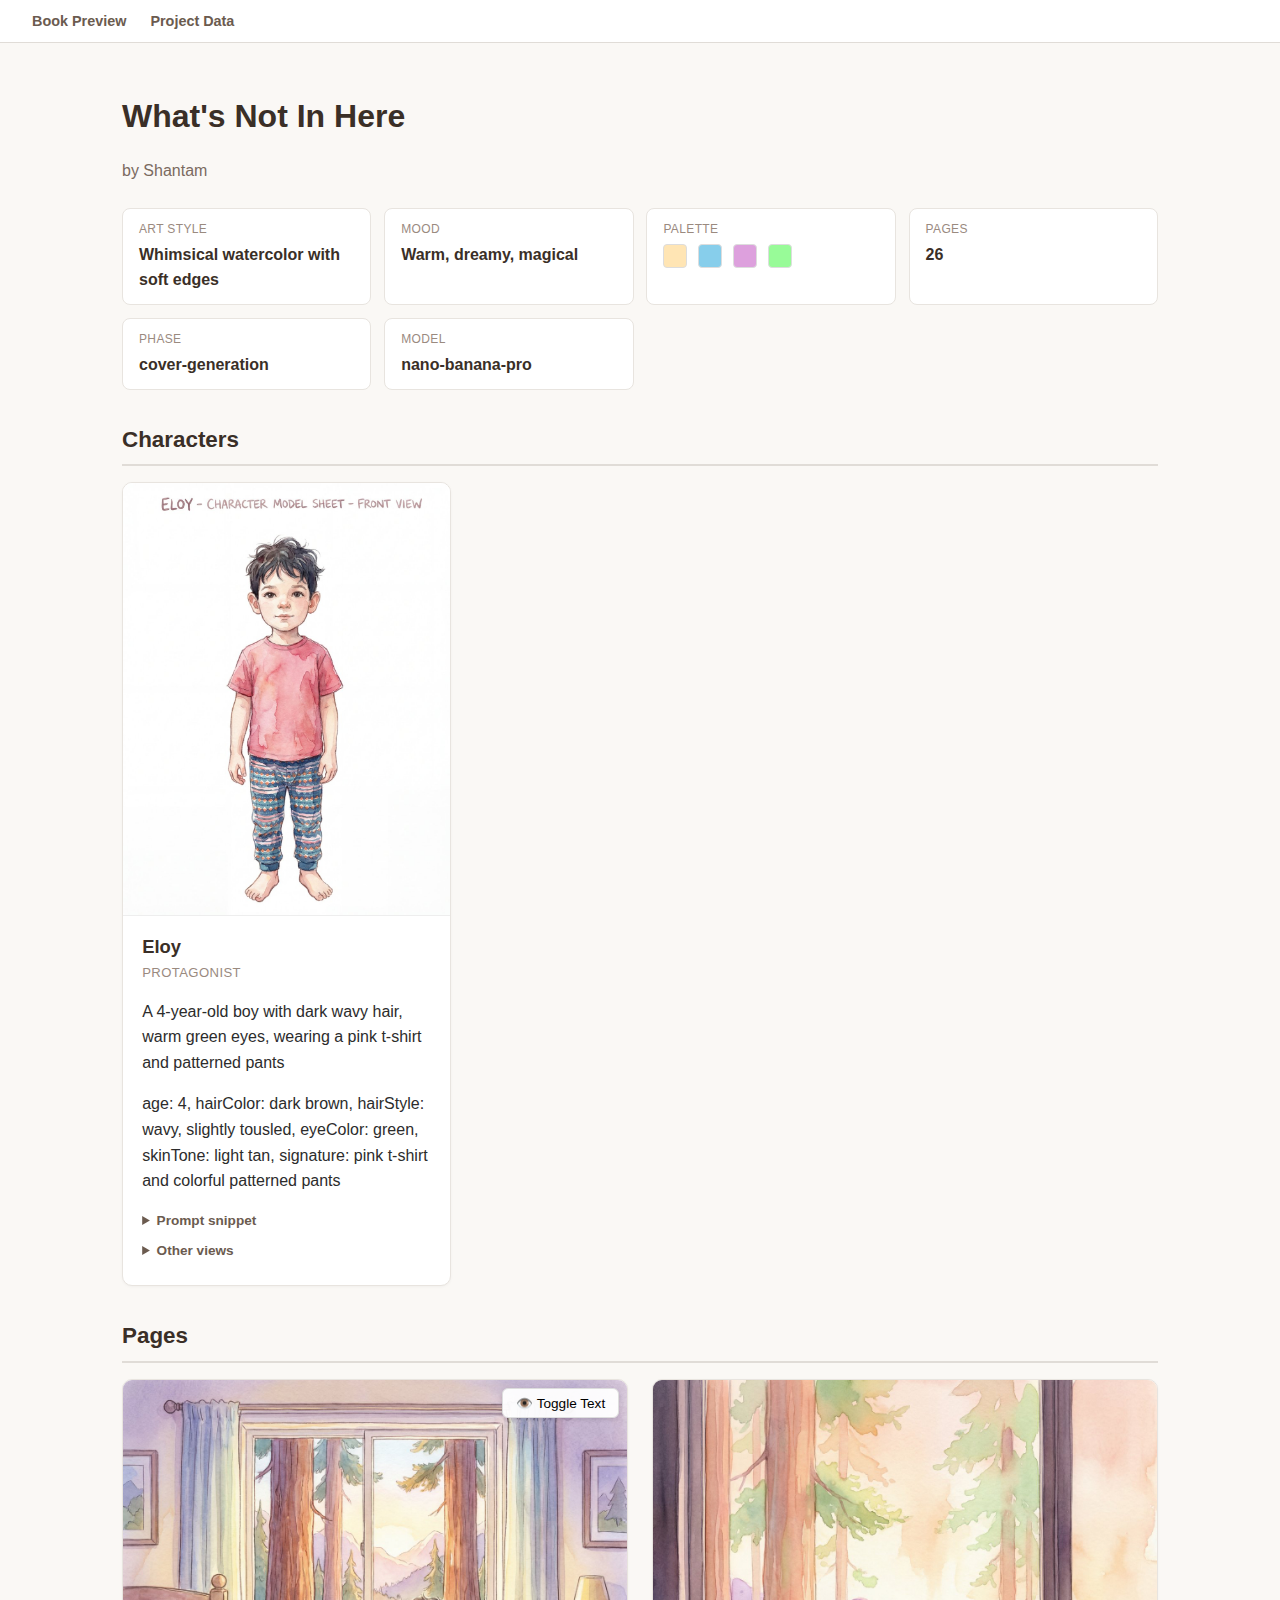
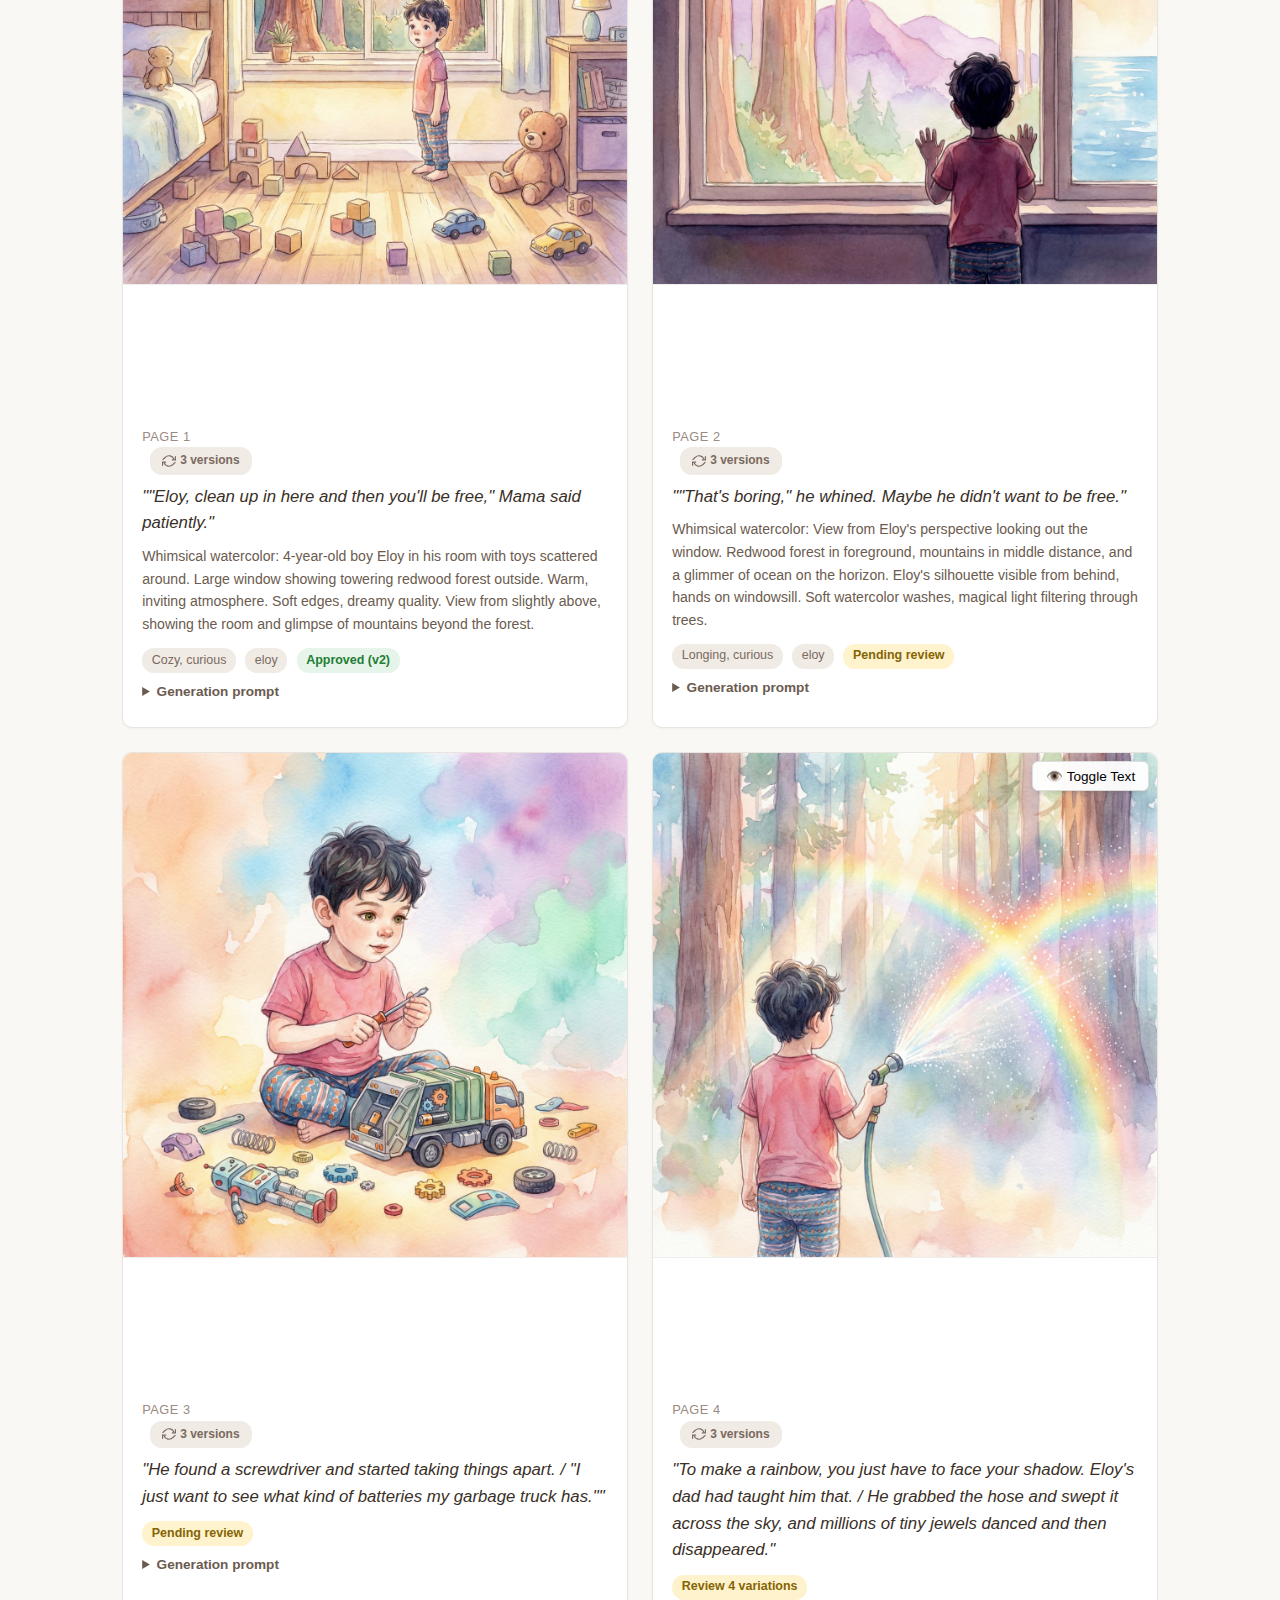
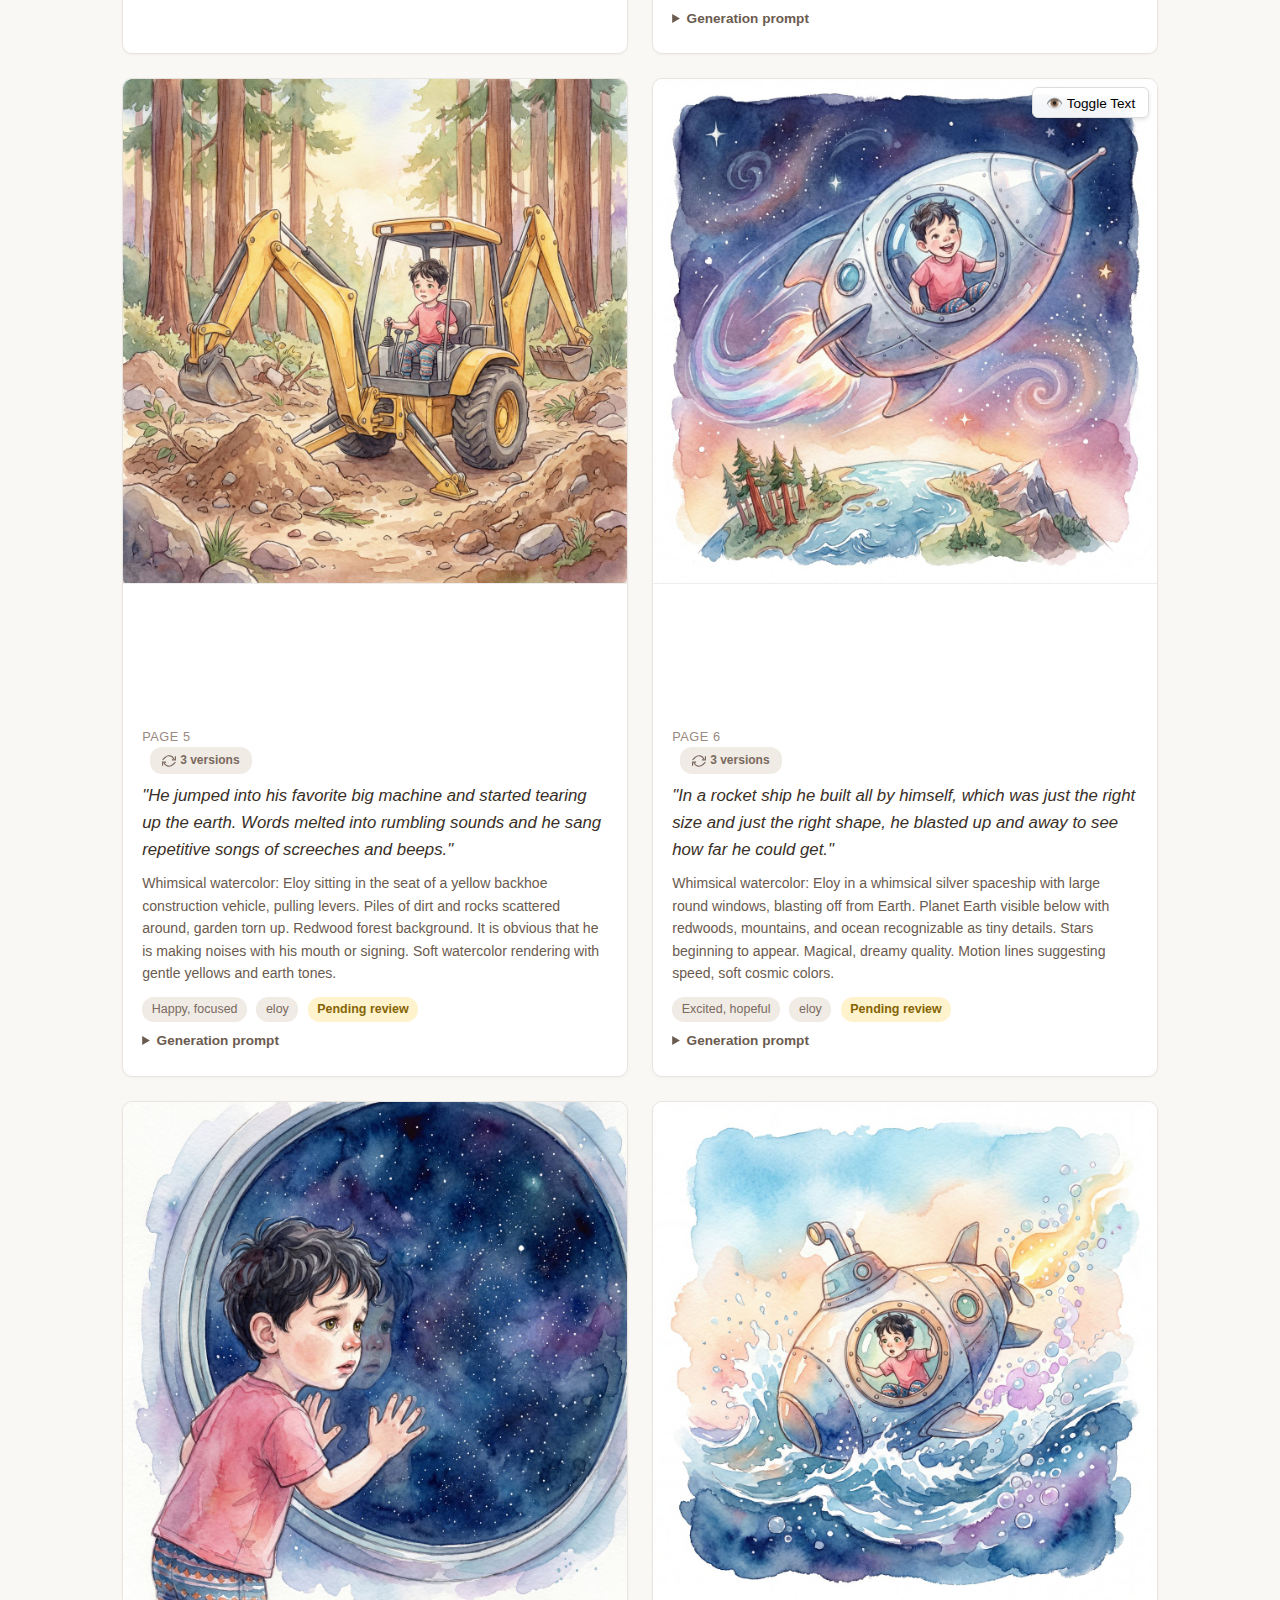
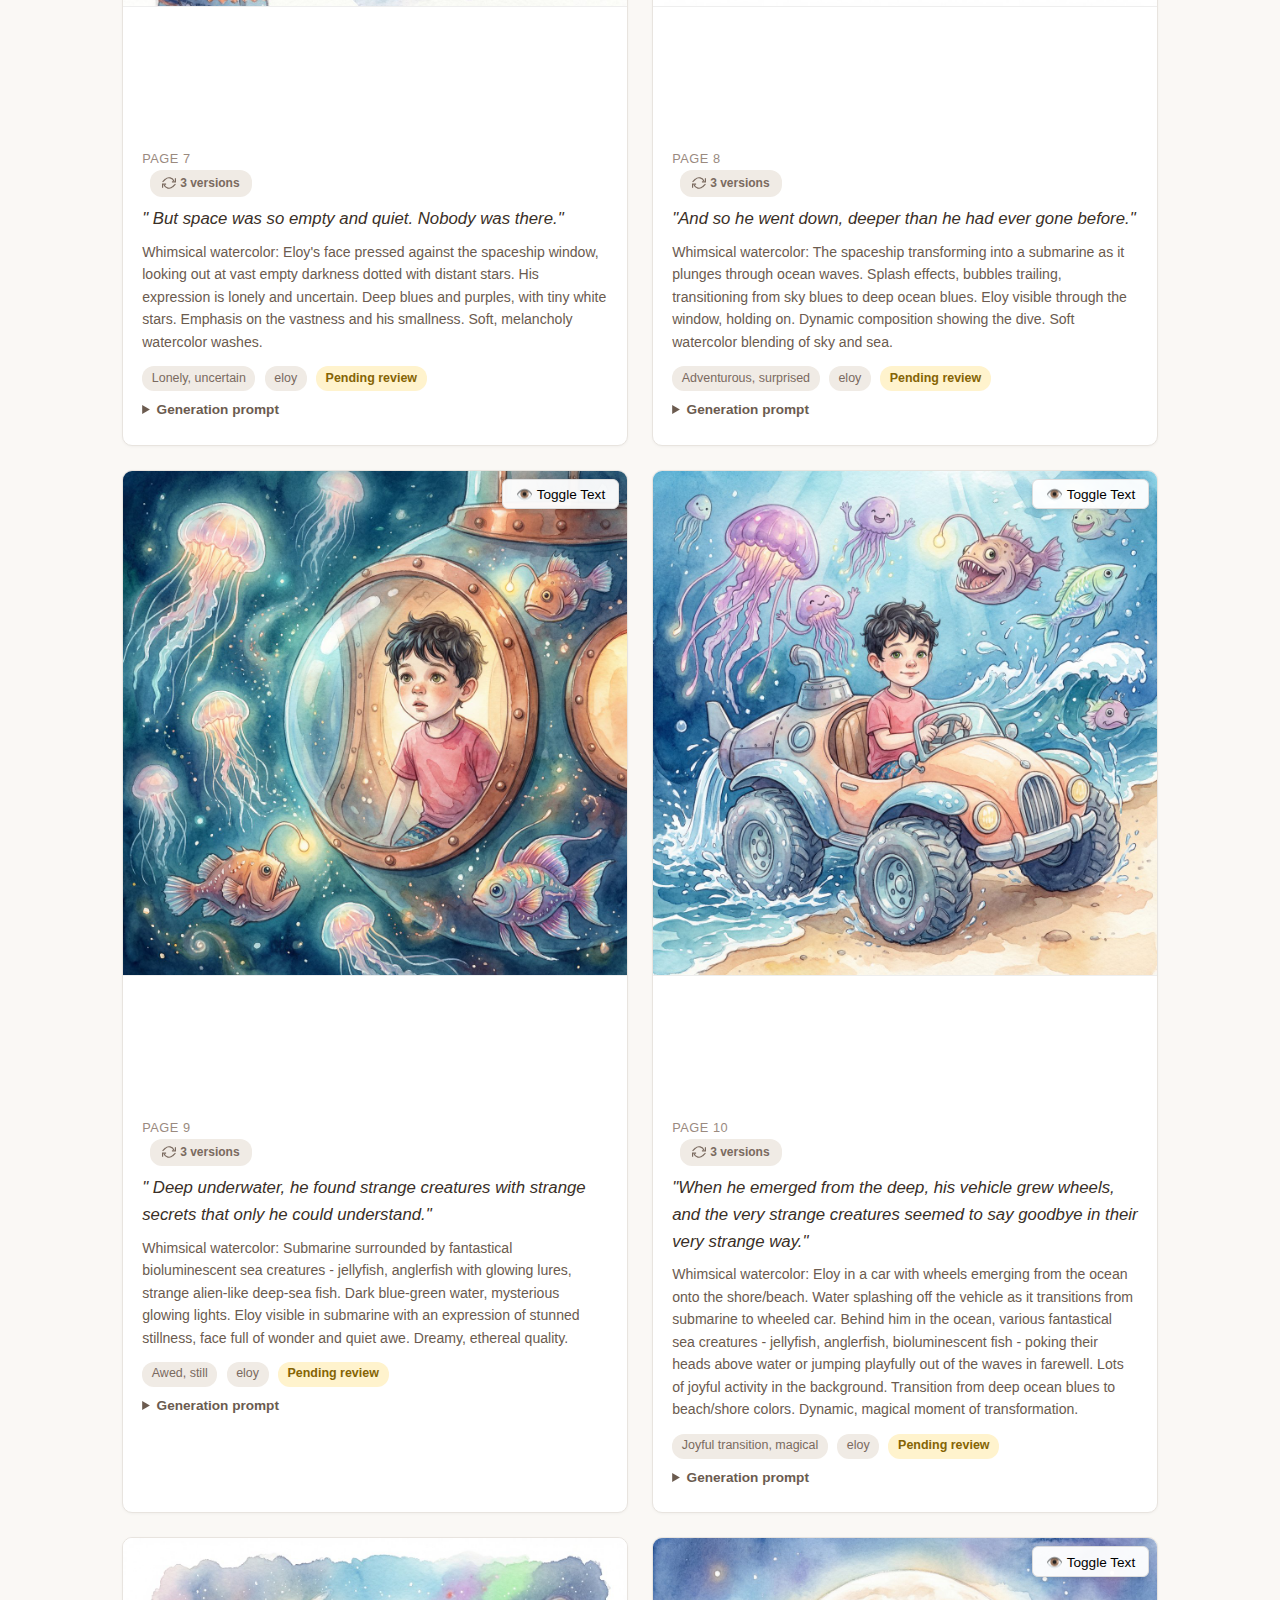
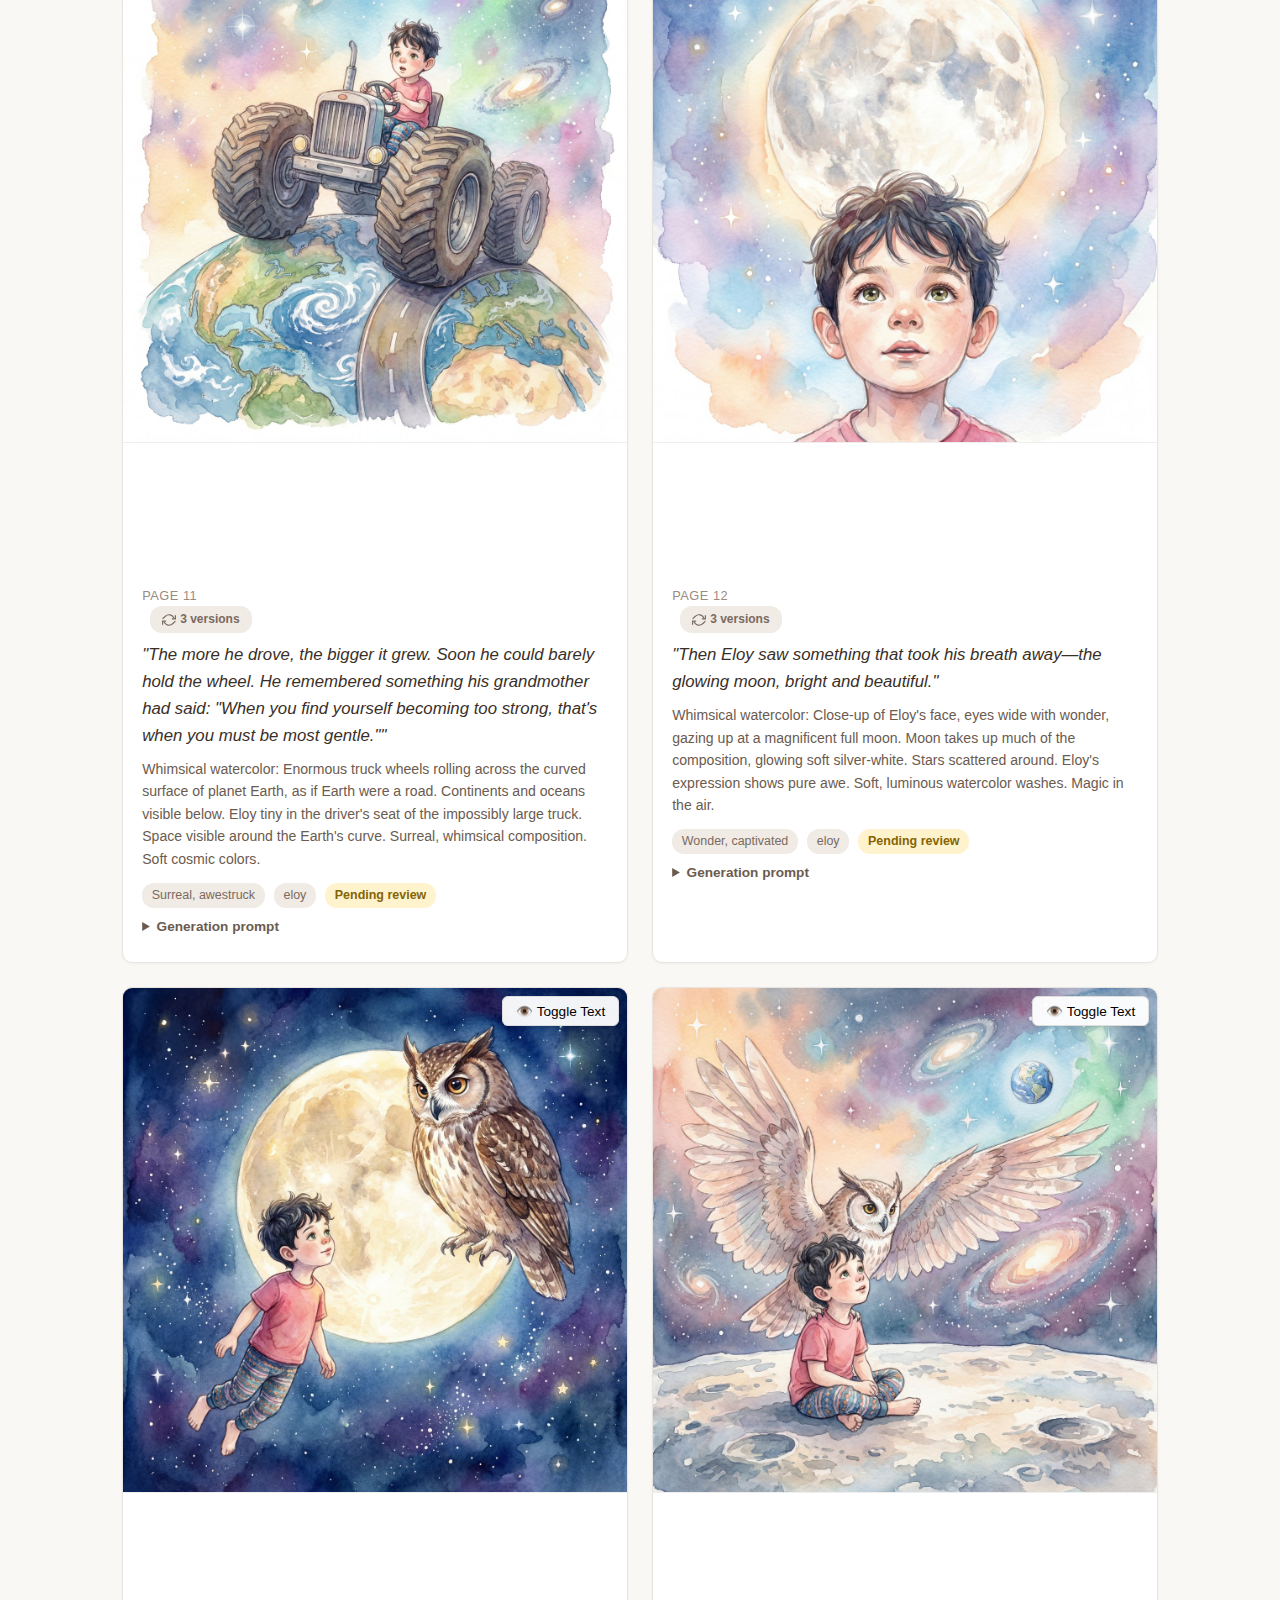
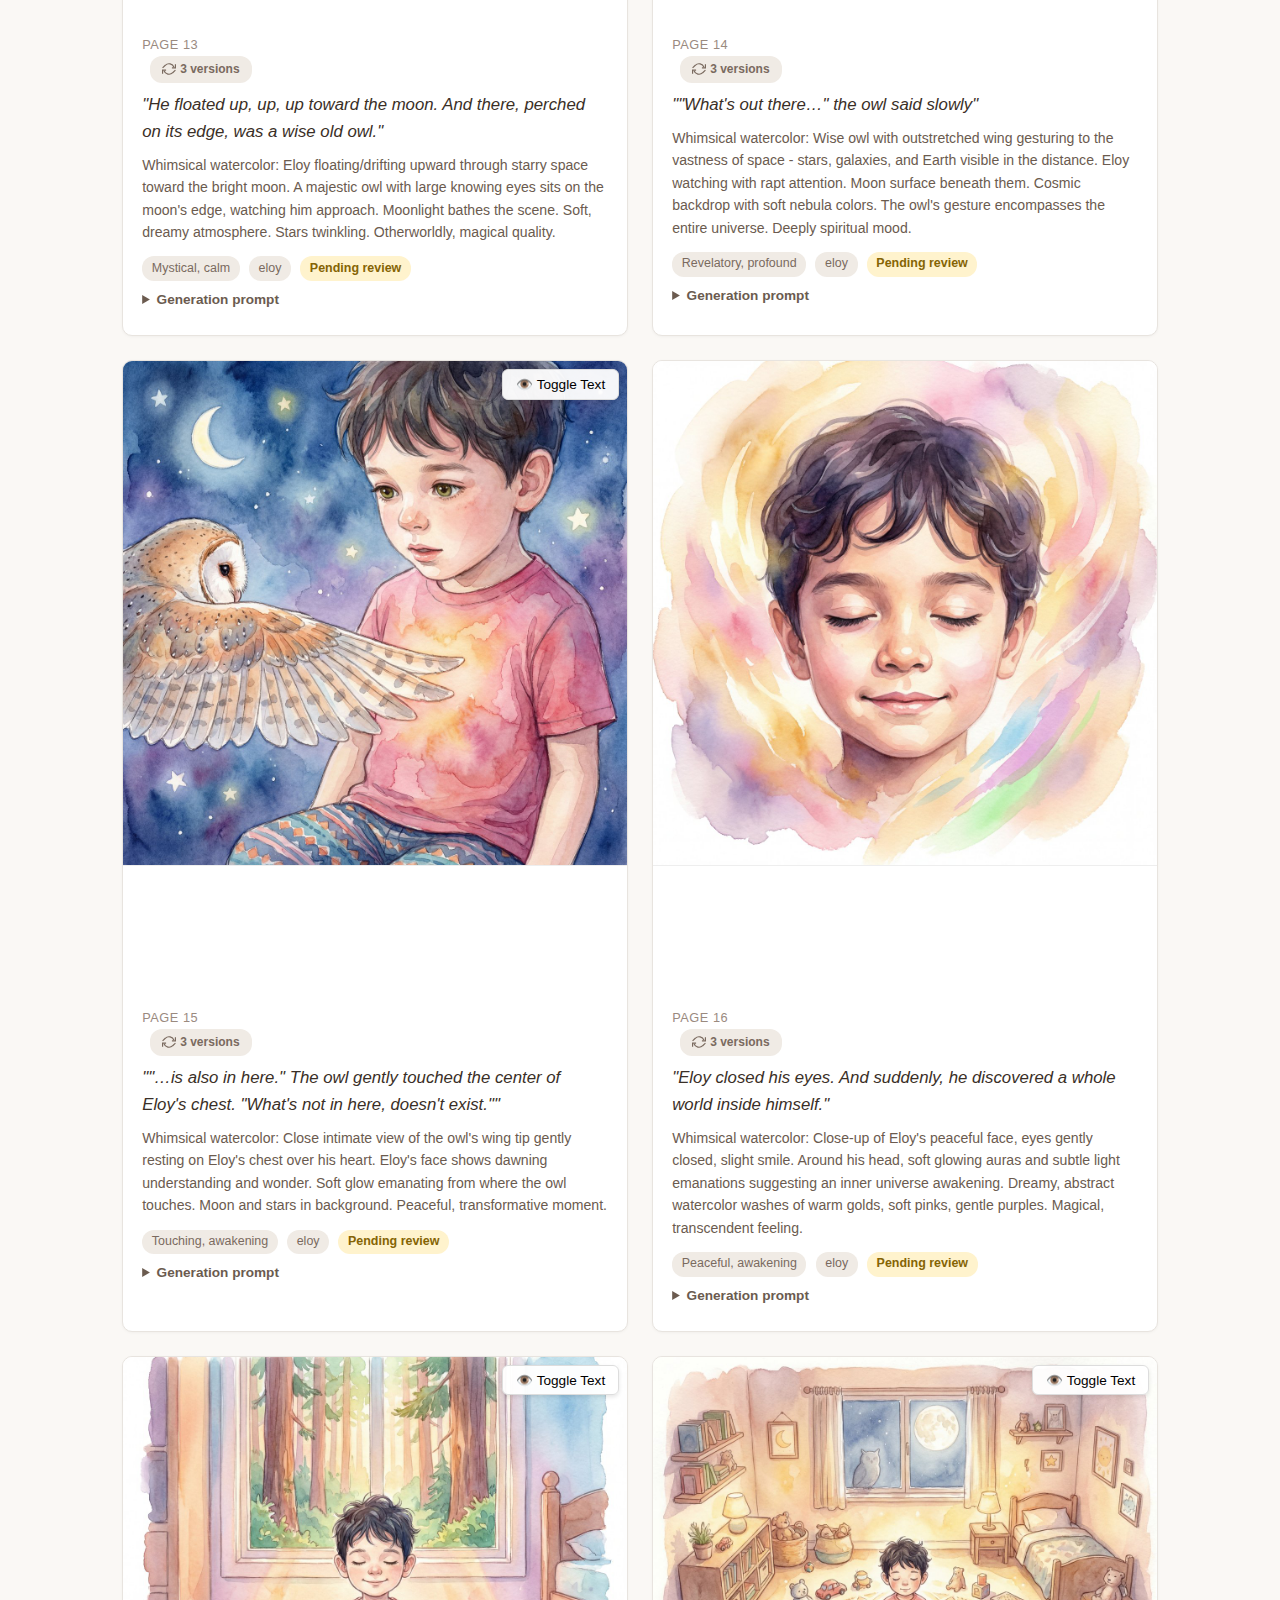
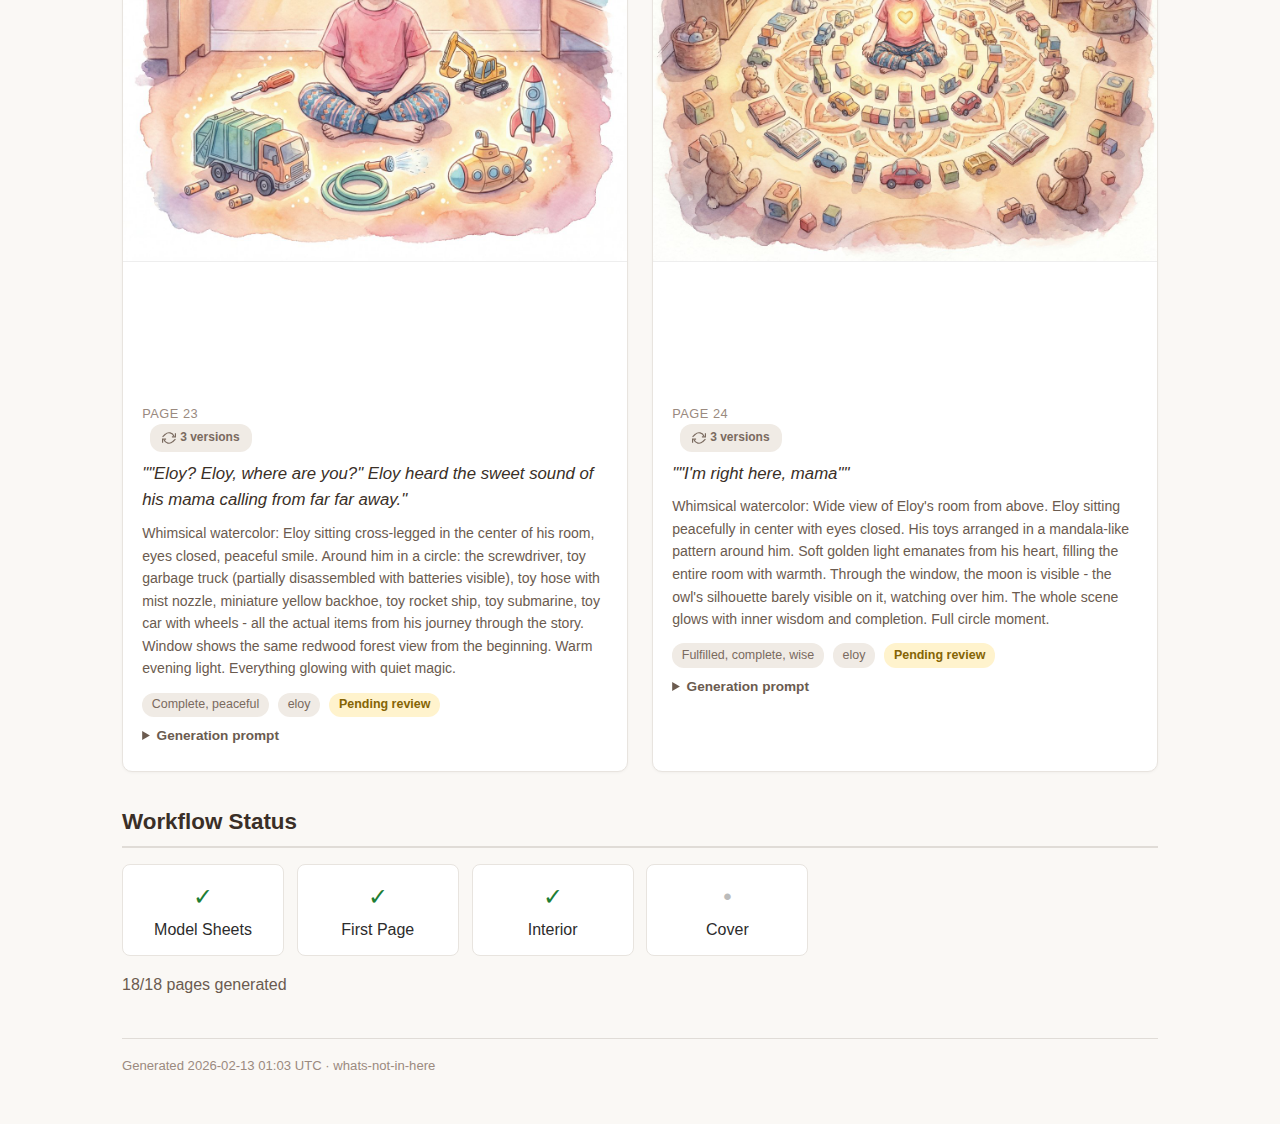
<file: docs/index.html>
<!DOCTYPE html><html lang='en'><head><meta charset='utf-8'>
<meta name='viewport' content='width=device-width,initial-scale=1'>
<title>What&#x27;s Not In Here - Book Preview</title>
<style>*,*::before,*::after{box-sizing:border-box}
body{margin:0;font-family:-apple-system,BlinkMacSystemFont,'Segoe UI',Roboto,Helvetica,Arial,sans-serif;
  background:#faf8f5;color:#2c2c2c;line-height:1.6}
.sticky-nav{position:sticky;top:0;z-index:100;background:#fff;border-bottom:1px solid #e0dcd7;
  padding:0.6rem 2rem;display:flex;gap:1.5rem;font-size:0.9rem}
.sticky-nav a{color:#6b5b4f;text-decoration:none;font-weight:600}
.sticky-nav a:hover{color:#3a2f27}
.container{max-width:1100px;margin:0 auto;padding:1.5rem 2rem 3rem}
h1{font-size:2rem;margin:1.5rem 0 0.3rem;color:#3a2f27}
h2{font-size:1.4rem;margin:2rem 0 1rem;color:#3a2f27;border-bottom:2px solid #e0dcd7;padding-bottom:0.4rem}
h3{font-size:1.1rem;margin:1.2rem 0 0.5rem;color:#5a4a3f}
.subtitle{color:#7a6a5f;margin-bottom:1.5rem;font-size:1rem}
.meta-grid{display:grid;grid-template-columns:repeat(auto-fill,minmax(200px,1fr));gap:0.8rem;margin-bottom:1.5rem}
.meta-item{background:#fff;border:1px solid #e8e4df;border-radius:8px;padding:0.7rem 1rem}
.meta-label{font-size:0.75rem;text-transform:uppercase;color:#9a8a7f;letter-spacing:0.03em}
.meta-value{font-weight:600;color:#3a2f27;margin-top:0.15rem}
.page-grid{display:grid;grid-template-columns:repeat(auto-fill,minmax(460px,1fr));gap:1.5rem}
.page-card{background:#fff;border:1px solid #e8e4df;border-radius:10px;overflow:hidden;
  box-shadow:0 1px 3px rgba(0,0,0,0.04)}
.spread-card{grid-column:1/-1;width:100%}
.spread-image-container{position:relative;width:100%;overflow:hidden}
.page-image-container{position:relative;width:100%;overflow:hidden}
.page-card .page-image-container img{width:100%;height:auto;display:block;border-bottom:1px solid #eee}
.page-card img{width:100%;height:auto;display:block;border-bottom:1px solid #eee}
.page-card .card-body{padding:1rem 1.2rem}
.page-card .page-num{font-size:0.8rem;color:#9a8a7f;text-transform:uppercase;letter-spacing:0.04em}
.page-card .page-text{font-size:1.05rem;font-style:italic;margin:0.5rem 0;color:#3a2f27}
.page-card .scene-desc{font-size:0.88rem;color:#6b5b4f;margin:0.5rem 0}
.page-card .mood-badge{display:inline-block;background:#f0ebe5;color:#7a6a5f;padding:0.15rem 0.6rem;
  border-radius:12px;font-size:0.78rem;margin:0.3rem 0.3rem 0 0}
.variations-grid{display:grid;grid-template-columns:repeat(auto-fit,minmax(200px,1fr));gap:0.5rem;
  border-bottom:1px solid #eee;padding:0.5rem}
.variations-grid .var-item{position:relative;cursor:pointer}
.variations-grid .var-item img{width:100%;height:auto;border-radius:6px;border:2px solid transparent}
.variations-grid .var-label{position:absolute;top:6px;left:6px;background:rgba(0,0,0,0.6);color:#fff;
  padding:0.1rem 0.5rem;border-radius:4px;font-size:0.75rem;font-weight:600}
.badge{display:inline-block;padding:0.15rem 0.6rem;border-radius:12px;font-size:0.78rem;font-weight:600}
.badge-approved{background:#e6f4ea;color:#1e7e34}
.badge-pending{background:#fff3cd;color:#856404}
.badge-missing{background:#f8d7da;color:#721c24}
.placeholder{background:#f0ebe5;display:flex;align-items:center;justify-content:center;
  min-height:260px;color:#9a8a7f;font-size:0.95rem;border-bottom:1px solid #eee}
.char-grid{display:grid;grid-template-columns:repeat(auto-fill,minmax(300px,1fr));gap:1.5rem}
.char-card{background:#fff;border:1px solid #e8e4df;border-radius:10px;overflow:hidden;
  box-shadow:0 1px 3px rgba(0,0,0,0.04)}
.char-card img{width:100%;height:auto;display:block;border-bottom:1px solid #eee}
.char-card .card-body{padding:1rem 1.2rem}
.char-name{font-size:1.15rem;font-weight:700;color:#3a2f27}
.char-role{font-size:0.82rem;color:#9a8a7f;text-transform:uppercase;letter-spacing:0.03em}
details{margin:0.5rem 0}
details summary{cursor:pointer;font-size:0.85rem;color:#6b5b4f;font-weight:600}
details pre{background:#faf8f5;border:1px solid #e8e4df;padding:0.8rem;border-radius:6px;
  font-size:0.82rem;overflow-x:auto;white-space:pre-wrap;word-break:break-word}
.progress-grid{display:grid;grid-template-columns:repeat(auto-fill,minmax(150px,1fr));gap:0.8rem}
.progress-item{text-align:center;padding:0.8rem;background:#fff;border:1px solid #e8e4df;border-radius:8px}
.progress-check{font-size:1.5rem}
footer{margin-top:2.5rem;padding-top:1rem;border-top:1px solid #e0dcd7;font-size:0.82rem;color:#9a8a7f}
/* Data page tables */
table.data-table{width:100%;border-collapse:collapse;margin:1rem 0;font-size:0.88rem}
table.data-table th,table.data-table td{border:1px solid #e0dcd7;padding:0.5rem 0.75rem;text-align:left}
table.data-table th{background:#f5f1ec;color:#5a4a3f;font-weight:600;font-size:0.8rem;
  text-transform:uppercase;letter-spacing:0.03em}
table.data-table td{background:#fff}
.swatch{display:inline-block;width:24px;height:24px;border-radius:4px;border:1px solid #ddd;
  vertical-align:middle;margin-right:0.4rem}
.story-text{background:#fff;border:1px solid #e8e4df;border-radius:8px;padding:1.2rem 1.5rem;
  font-size:0.95rem;line-height:1.7;white-space:pre-wrap}
.log-entry{background:#fff;border:1px solid #e8e4df;border-radius:6px;padding:0.6rem 0.8rem;
  margin:0.4rem 0;font-size:0.82rem}
.image-toggle-controls{position:absolute;top:0.5rem;right:0.5rem;z-index:10}
.toggle-text-btn{background:rgba(255,255,255,0.95);border:1px solid #ddd;border-radius:6px;
  padding:0.4rem 0.8rem;font-size:0.85rem;cursor:pointer;box-shadow:0 2px 4px rgba(0,0,0,0.1);
  transition:all 0.2s}
.toggle-text-btn:hover{background:#fff;box-shadow:0 3px 8px rgba(0,0,0,0.15)}
.toggle-text-btn.active{background:#3498db;color:#fff;border-color:#3498db}
@media(max-width:600px){
  .page-grid,.char-grid{grid-template-columns:1fr}
  .meta-grid{grid-template-columns:1fr 1fr}
  .container{padding:1rem}
}
</style>
<link rel='stylesheet' href='css/version-viewer.css'>
</head>
<body>
<nav class="sticky-nav">
  <a href="index.html">Book Preview</a>
  <a href="data.html">Project Data</a>
</nav>

<div class='container'>
<h1>What&#x27;s Not In Here</h1>
<p class='subtitle'>by Shantam</p>
<div class='meta-grid'>
<div class='meta-item'><div class='meta-label'>Art Style</div><div class='meta-value'>Whimsical watercolor with soft edges</div></div>
<div class='meta-item'><div class='meta-label'>Mood</div><div class='meta-value'>Warm, dreamy, magical</div></div>
<div class='meta-item'><div class='meta-label'>Palette</div><div class='meta-value'><span class='swatch' style='background:#FFE5B4'></span> <span class='swatch' style='background:#87CEEB'></span> <span class='swatch' style='background:#DDA0DD'></span> <span class='swatch' style='background:#98FB98'></span></div></div>
<div class='meta-item'><div class='meta-label'>Pages</div><div class='meta-value'>26</div></div>
<div class='meta-item'><div class='meta-label'>Phase</div><div class='meta-value'>cover-generation</div></div>
<div class='meta-item'><div class='meta-label'>Model</div><div class='meta-value'>nano-banana-pro</div></div>
</div>
<h2 id='characters'>Characters</h2>
<div class='char-grid'>
<div class='char-card'>
<img src='images/characters/eloy-primary.jpg' alt='Eloy' loading='lazy'>
<div class='card-body'>
<div class='char-name'>Eloy</div>
<div class='char-role'>protagonist</div>
<p class='scene-desc'>A 4-year-old boy with dark wavy hair, warm green eyes, wearing a pink t-shirt and patterned pants</p>
<p class='scene-desc'>age: 4, hairColor: dark brown, hairStyle: wavy, slightly tousled, eyeColor: green, skinTone: light tan, signature: pink t-shirt and colorful patterned pants</p>
<details><summary>Prompt snippet</summary><pre>4-year-old boy Eloy with dark wavy hair, green eyes, pink t-shirt, and patterned pants</pre></details>
<details><summary>Other views</summary>
<img src='images/characters/eloy-front.jpg' alt='characters/eloy-front' loading='lazy' style='max-width:300px;margin:0.5rem 0.5rem 0 0'>
</details>
</div></div>
</div>
<h2 id='pages'>Pages</h2>
<div class='page-grid'>
<div class='page-card' data-page-number='1' data-page-type='story' data-versions='[1, 2, 3]' data-current-version='1'>
<div class='page-image-container'>
<div class='image-toggle-controls'>
<button class='toggle-text-btn' data-page='1' onclick='toggleTextOverlay(this)'>
👁️ Toggle Text
</button>
</div>
<img src='images/pages/page-01.jpg' alt='Page 1' class='page-img plain-img' loading='lazy'>
<img src='images/pages/page-01-text.jpg' alt='Page 1 with text' class='page-img text-img' style='display:none' loading='lazy'>
</div>
<div class='card-body'>
<div class='page-num'>Page 1</div>
<p class='page-text'>"&quot;Eloy, clean up in here
      and then you&#x27;ll be            free,&quot; 
                    Mama said          patiently."</p>
<p class='scene-desc'>Whimsical watercolor: 4-year-old boy Eloy in his room with toys scattered around. Large window showing towering redwood forest outside. Warm, inviting atmosphere. Soft edges, dreamy quality. View from slightly above, showing the room and glimpse of mountains beyond the forest.</p>
<span class='mood-badge'>Cozy, curious</span>
<span class='mood-badge'>eloy</span>
 <span class='badge badge-approved'>Approved (v2)</span>
<details><summary>Generation prompt</summary><pre>CHILDREN&#x27;S BOOK ILLUSTRATION - PAGE 1
Art style: Whimsical watercolor with soft edges
Overall mood: Warm, dreamy, magical

SCENE: Whimsical watercolor: 4-year-old boy Eloy in his room with toys scattered around. Large window showing towering redwood forest outside. Warm, inviting atmosphere. Soft edges, dreamy quality. View from slightly above, showing the room and glimpse of mountains beyond the forest.
Setting: None
Scene mood: Cozy, curious

CHARACTERS IN SCENE:
  - Eloy: A 4-year-old boy with dark wavy hair, warm green eyes, wearing a pink t-shirt and patterned pants
    4-year-old boy Eloy with dark wavy hair, green eyes, pink t-shirt, and patterned pants

COMPOSITION REQUIREMENTS:
- Full bleed illustration (no borders/margins)
- Square format (1:1 aspect ratio)
- Keep important elements away from edges (safe zone)
- Clear focal point
- Balanced composition
- Space for text overlay if needed

TEXT REQUIREMENTS:
- **NO TEXT, WORDS, LETTERS, OR TYPOGRAPHY** in the image
- This is an illustration only - text will be added separately in post-production
- Do not include any readable text, signs, labels, captions, or written words
- Pure visual artwork only - no typography of any kind

COLOR PALETTE: #FFE5B4, #87CEEB, #DDA0DD, #98FB98</pre></details>
</div></div>
<div class='page-card' data-page-number='2' data-page-type='story' data-versions='[1]' data-current-version='1'>
<div class='page-image-container'>
<img src='images/pages/page-02.jpg' alt='Page 2' class='page-img plain-img' loading='lazy'>
</div>
<div class='card-body'>
<div class='page-num'>Page 2</div>
<p class='page-text'>"&quot;That&#x27;s boring,&quot;
he whined. Maybe he didn&#x27;t want to be free."</p>
<p class='scene-desc'>Whimsical watercolor: View from Eloy&#x27;s perspective looking out the window. Redwood forest in foreground, mountains in middle distance, and a glimmer of ocean on the horizon. Eloy&#x27;s silhouette visible from behind, hands on windowsill. Soft watercolor washes, magical light filtering through trees.</p>
<span class='mood-badge'>Longing, curious</span>
<span class='mood-badge'>eloy</span>
 <span class='badge badge-pending'>Pending review</span>
<details><summary>Generation prompt</summary><pre>CHILDREN&#x27;S BOOK ILLUSTRATION - PAGE 2
Art style: Whimsical watercolor with soft edges
Overall mood: Warm, dreamy, magical

SCENE: Whimsical watercolor: View from Eloy&#x27;s perspective looking out the window. Redwood forest in foreground, mountains in middle distance, and a glimmer of ocean on the horizon. Eloy&#x27;s silhouette visible from behind, hands on windowsill. Soft watercolor washes, magical light filtering through trees.
Setting: None
Scene mood: Longing, curious

CHARACTERS IN SCENE:
  - Eloy: A 4-year-old boy with dark wavy hair, warm green eyes, wearing a pink t-shirt and patterned pants
    4-year-old boy Eloy with dark wavy hair, green eyes, pink t-shirt, and patterned pants

COMPOSITION REQUIREMENTS:
- Full bleed illustration (no borders/margins)
- Square format (1:1 aspect ratio)
- Keep important elements away from edges (safe zone)
- Clear focal point
- Balanced composition
- Space for text overlay if needed

TEXT REQUIREMENTS:
- **NO TEXT, WORDS, LETTERS, OR TYPOGRAPHY** in the image
- This is an illustration only - text will be added separately in post-production
- Do not include any readable text, signs, labels, captions, or written words
- Pure visual artwork only - no typography of any kind

COLOR PALETTE: #FFE5B4, #87CEEB, #DDA0DD, #98FB98</pre></details>
</div></div>
<div class='page-card' data-page-number='3' data-page-type='story' data-versions='[1]' data-current-version='1'>
<div class='page-image-container'>
<img src='images/pages/page-03.jpg' alt='Page 3' class='page-img plain-img' loading='lazy'>
</div>
<div class='card-body'>
<div class='page-num'>Page 3</div>
<p class='page-text'>"He found a screwdriver
and started taking
things apart. / &quot;I just want to
see what kind of
batteries my
garbage truck has.&quot;"</p>
 <span class='badge badge-pending'>Pending review</span>
<details><summary>Generation prompt</summary><pre>ILLUSTRATION - Scene 3
Art style: Whimsical watercolor with soft edges
Overall mood: Warm, dreamy, magical

SCENE: Whimsical watercolor: Eloy sitting on floor surrounded by disassembled toy pieces - wheels, springs, plastic parts scattered everywhere. He holds a screwdriver and is actively using the screwdriver on the trash truck, with a concentrated face, looking at what he is doing. IMPORTANT: His face must show concentration and he must be looking directly at what he is doing with the screwdriver. A toy garbage truck sits in front of him, partially taken apart with batteries visible. He is focused intently on his work. Other broken toys around - robot, toy parts. Soft edges, warm curious mood.
Setting: None
Scene mood: Curious, focused

CHARACTERS IN SCENE:
  - Eloy: A 4-year-old boy with dark wavy hair, warm green eyes, wearing a pink t-shirt and patterned pants
    4-year-old boy Eloy with dark wavy hair, green eyes, pink t-shirt, and patterned pants

COMPOSITION REQUIREMENTS:
- Full bleed illustration (no borders/margins)
- Square format (1:1 aspect ratio)
- Keep important elements away from edges (safe zone)
- Clear focal point
- Balanced composition
- Space for text overlay if needed

TEXT REQUIREMENTS:
- **NO TEXT, WORDS, LETTERS, OR TYPOGRAPHY** in the image
- This is an illustration only - text will be added separately in post-production
- Do not include any readable text, signs, labels, captions, or written words
- Pure visual artwork only - no typography of any kind

COLOR PALETTE: #FFE5B4, #87CEEB, #DDA0DD, #98FB98</pre></details>
</div></div>
<div class='page-card' data-page-number='4' data-page-type='story' data-versions='[1, 2, 3]' data-current-version='1'>
<div class='page-image-container'>
<div class='image-toggle-controls'>
<button class='toggle-text-btn' data-page='4' onclick='toggleTextOverlay(this)'>
👁️ Toggle Text
</button>
</div>
<img src='images/pages/page-04.jpg' alt='Page 4' class='page-img plain-img' loading='lazy'>
<img src='images/pages/page-04-text.jpg' alt='Page 4 with text' class='page-img text-img' style='display:none' loading='lazy'>
</div>
<div class='card-body'>
<div class='page-num'>Page 4</div>
<p class='page-text'>"To make a rainbow, you just have to face your shadow. Eloy&#x27;s dad had taught him that. / He grabbed the hose and swept it across the sky, and millions of tiny jewels danced and then disappeared."</p>
 <span class='badge badge-pending'>Review 4 variations</span>
<details><summary>Generation prompt</summary><pre>REFERENCE THE EXACT SCENE FROM v1: A 4-year-old boy named Eloy stands with his back to the camera/viewer, holding a garden hose with a mist nozzle spraying water. CRITICAL LIGHTING SETUP: The sun is positioned BEHIND Eloy (at his back, backlighting him). Because the sun is behind him, his shadow MUST be cast FORWARD/IN FRONT of him on the ground toward the camera/viewer - NOT behind him. RAINBOW COUNT - ABSOLUTELY CRITICAL: There is EXACTLY ONE rainbow - a single rainbow arc in the water spray. NOT two rainbows, NOT a double rainbow, NOT multiple rainbows - just ONE single rainbow arc. Shadow physics: Sun at Eloy&#x27;s back = shadow projects forward toward viewer. Magical forest setting with redwood trees. Whimsical watercolor style, soft dreamy quality.</pre></details>
</div></div>
<div class='page-card' data-page-number='5' data-page-type='story'>
<div class='page-image-container'>
<img src='images/pages/page-05.jpg' alt='Page 5' class='page-img plain-img' loading='lazy'>
</div>
<div class='card-body'>
<div class='page-num'>Page 5</div>
<p class='page-text'>"He jumped into his favorite big machine and started tearing up the earth. Words melted into rumbling sounds and he sang repetitive songs of screeches and beeps."</p>
<p class='scene-desc'>Whimsical watercolor: Eloy sitting in the seat of a yellow backhoe construction vehicle, pulling levers. Piles of dirt and rocks scattered around, garden torn up. Redwood forest background. It is obvious that he is making noises with his mouth or signing. Soft watercolor rendering with gentle yellows and earth tones.</p>
<span class='mood-badge'>Happy, focused</span>
<span class='mood-badge'>eloy</span>
 <span class='badge badge-pending'>Pending review</span>
<details><summary>Generation prompt</summary><pre>ILLUSTRATION - Scene 5
Art style: Whimsical watercolor with soft edges
Overall mood: Warm, dreamy, magical

SCENE: Whimsical watercolor: Eloy sitting in the seat of a yellow backhoe construction vehicle, pulling levers. Piles of dirt and rocks scattered around, garden torn up. Redwood forest background. IMPORTANT: He is singing and in the zone - his face shows he&#x27;s happy, engaged, and focused. NOT worried or overwhelmed, but joyful, musical expression, completely immersed in his play. His expression must be happy and engaged. Soft watercolor rendering with gentle yellows and earth tones.
Setting: None
Scene mood: Joyful, in the zone

CHARACTERS IN SCENE:
  - Eloy: A 4-year-old boy with dark wavy hair, warm green eyes, wearing a pink t-shirt and patterned pants
    4-year-old boy Eloy with dark wavy hair, green eyes, pink t-shirt, and patterned pants

COMPOSITION REQUIREMENTS:
- Full bleed illustration (no borders/margins)
- Square format (1:1 aspect ratio)
- Keep important elements away from edges (safe zone)
- Clear focal point
- Balanced composition
- Space for text overlay if needed

TEXT REQUIREMENTS:
- **NO TEXT, WORDS, LETTERS, OR TYPOGRAPHY** in the image
- This is an illustration only - text will be added separately in post-production
- Do not include any readable text, signs, labels, captions, or written words
- Pure visual artwork only - no typography of any kind

COLOR PALETTE: #FFE5B4, #87CEEB, #DDA0DD, #98FB98</pre></details>
</div></div>
<div class='page-card' data-page-number='6' data-page-type='story' data-versions='[1]' data-current-version='1'>
<div class='page-image-container'>
<div class='image-toggle-controls'>
<button class='toggle-text-btn' data-page='6' onclick='toggleTextOverlay(this)'>
👁️ Toggle Text
</button>
</div>
<img src='images/pages/page-06.jpg' alt='Page 6' class='page-img plain-img' loading='lazy'>
<img src='images/pages/page-06-text.jpg' alt='Page 6 with text' class='page-img text-img' style='display:none' loading='lazy'>
</div>
<div class='card-body'>
<div class='page-num'>Page 6</div>
<p class='page-text'>"In a rocket ship he built all by himself, which was just the right size and just the right shape, he blasted up and away to see how far he could get."</p>
<p class='scene-desc'>Whimsical watercolor: Eloy in a whimsical silver spaceship with large round windows, blasting off from Earth. Planet Earth visible below with redwoods, mountains, and ocean recognizable as tiny details. Stars beginning to appear. Magical, dreamy quality. Motion lines suggesting speed, soft cosmic colors.</p>
<span class='mood-badge'>Excited, hopeful</span>
<span class='mood-badge'>eloy</span>
 <span class='badge badge-pending'>Pending review</span>
<details><summary>Generation prompt</summary><pre>CHILDREN&#x27;S BOOK ILLUSTRATION - PAGE 6
Art style: Whimsical watercolor with soft edges
Overall mood: Warm, dreamy, magical

SCENE: Whimsical watercolor: Eloy in a whimsical silver spaceship with large round windows, blasting off from Earth. Planet Earth visible below with redwoods, mountains, and ocean recognizable as tiny details. Stars beginning to appear. Magical, dreamy quality. Motion lines suggesting speed, soft cosmic colors.
Setting: None
Scene mood: Excited, hopeful

CHARACTERS IN SCENE:
  - Eloy: A 4-year-old boy with dark wavy hair, warm green eyes, wearing a pink t-shirt and patterned pants
    4-year-old boy Eloy with dark wavy hair, green eyes, pink t-shirt, and patterned pants

COMPOSITION REQUIREMENTS:
- Full bleed illustration (no borders/margins)
- Square format (1:1 aspect ratio)
- Keep important elements away from edges (safe zone)
- Clear focal point
- Balanced composition
- Space for text overlay if needed

TEXT REQUIREMENTS:
- **NO TEXT, WORDS, LETTERS, OR TYPOGRAPHY** in the image
- This is an illustration only - text will be added separately in post-production
- Do not include any readable text, signs, labels, captions, or written words
- Pure visual artwork only - no typography of any kind

COLOR PALETTE: #FFE5B4, #87CEEB, #DDA0DD, #98FB98</pre></details>
</div></div>
<div class='page-card' data-page-number='7' data-page-type='story'>
<div class='page-image-container'>
<img src='images/pages/page-07.jpg' alt='Page 7' class='page-img plain-img' loading='lazy'>
</div>
<div class='card-body'>
<div class='page-num'>Page 7</div>
<p class='page-text'>"     But space was so empty and quiet. Nobody was there."</p>
<p class='scene-desc'>Whimsical watercolor: Eloy&#x27;s face pressed against the spaceship window, looking out at vast empty darkness dotted with distant stars. His expression is lonely and uncertain. Deep blues and purples, with tiny white stars. Emphasis on the vastness and his smallness. Soft, melancholy watercolor washes.</p>
<span class='mood-badge'>Lonely, uncertain</span>
<span class='mood-badge'>eloy</span>
 <span class='badge badge-pending'>Pending review</span>
<details><summary>Generation prompt</summary><pre>CHILDREN&#x27;S BOOK ILLUSTRATION - PAGE 7
Art style: Whimsical watercolor with soft edges
Overall mood: Warm, dreamy, magical

SCENE: Whimsical watercolor: Eloy&#x27;s face pressed against the spaceship window, looking out at vast empty darkness dotted with distant stars. His expression is lonely and uncertain. Deep blues and purples, with tiny white stars. Emphasis on the vastness and his smallness. Soft, melancholy watercolor washes.
Setting: None
Scene mood: Lonely, uncertain

CHARACTERS IN SCENE:
  - Eloy: A 4-year-old boy with dark wavy hair, warm green eyes, wearing a pink t-shirt and patterned pants
    4-year-old boy Eloy with dark wavy hair, green eyes, pink t-shirt, and patterned pants

COMPOSITION REQUIREMENTS:
- Full bleed illustration (no borders/margins)
- Square format (1:1 aspect ratio)
- Keep important elements away from edges (safe zone)
- Clear focal point
- Balanced composition
- Space for text overlay if needed

TEXT REQUIREMENTS:
- **NO TEXT, WORDS, LETTERS, OR TYPOGRAPHY** in the image
- This is an illustration only - text will be added separately in post-production
- Do not include any readable text, signs, labels, captions, or written words
- Pure visual artwork only - no typography of any kind

COLOR PALETTE: #FFE5B4, #87CEEB, #DDA0DD, #98FB98</pre></details>
</div></div>
<div class='page-card' data-page-number='8' data-page-type='story'>
<div class='page-image-container'>
<img src='images/pages/page-08.jpg' alt='Page 8' class='page-img plain-img' loading='lazy'>
</div>
<div class='card-body'>
<div class='page-num'>Page 8</div>
<p class='page-text'>"And so he went down,
                  deeper than he had ever gone before."</p>
<p class='scene-desc'>Whimsical watercolor: The spaceship transforming into a submarine as it plunges through ocean waves. Splash effects, bubbles trailing, transitioning from sky blues to deep ocean blues. Eloy visible through the window, holding on. Dynamic composition showing the dive. Soft watercolor blending of sky and sea.</p>
<span class='mood-badge'>Adventurous, surprised</span>
<span class='mood-badge'>eloy</span>
 <span class='badge badge-pending'>Pending review</span>
<details><summary>Generation prompt</summary><pre>CHILDREN&#x27;S BOOK ILLUSTRATION - PAGE 8
Art style: Whimsical watercolor with soft edges
Overall mood: Warm, dreamy, magical

SCENE: Whimsical watercolor: The spaceship transforming into a submarine as it plunges through ocean waves. Splash effects, bubbles trailing, transitioning from sky blues to deep ocean blues. Eloy visible through the window, holding on. Dynamic composition showing the dive. Soft watercolor blending of sky and sea.
Setting: None
Scene mood: Adventurous, surprised

CHARACTERS IN SCENE:
  - Eloy: A 4-year-old boy with dark wavy hair, warm green eyes, wearing a pink t-shirt and patterned pants
    4-year-old boy Eloy with dark wavy hair, green eyes, pink t-shirt, and patterned pants

COMPOSITION REQUIREMENTS:
- Full bleed illustration (no borders/margins)
- Square format (1:1 aspect ratio)
- Keep important elements away from edges (safe zone)
- Clear focal point
- Balanced composition
- Space for text overlay if needed

TEXT REQUIREMENTS:
- **NO TEXT, WORDS, LETTERS, OR TYPOGRAPHY** in the image
- This is an illustration only - text will be added separately in post-production
- Do not include any readable text, signs, labels, captions, or written words
- Pure visual artwork only - no typography of any kind

COLOR PALETTE: #FFE5B4, #87CEEB, #DDA0DD, #98FB98</pre></details>
</div></div>
<div class='page-card' data-page-number='9' data-page-type='story' data-versions='[1]' data-current-version='1'>
<div class='page-image-container'>
<div class='image-toggle-controls'>
<button class='toggle-text-btn' data-page='9' onclick='toggleTextOverlay(this)'>
👁️ Toggle Text
</button>
</div>
<img src='images/pages/page-09.jpg' alt='Page 9' class='page-img plain-img' loading='lazy'>
<img src='images/pages/page-09-text.jpg' alt='Page 9 with text' class='page-img text-img' style='display:none' loading='lazy'>
</div>
<div class='card-body'>
<div class='page-num'>Page 9</div>
<p class='page-text'>"   Deep
underwater,
                                          
                            he found strange creatures
                              with strange secrets
                                                   that only he
                                                       could understand."</p>
<p class='scene-desc'>Whimsical watercolor: Submarine surrounded by fantastical bioluminescent sea creatures - jellyfish, anglerfish with glowing lures, strange alien-like deep-sea fish. Dark blue-green water, mysterious glowing lights. Eloy visible in submarine with an expression of stunned stillness, face full of wonder and quiet awe. Dreamy, ethereal quality.</p>
<span class='mood-badge'>Awed, still</span>
<span class='mood-badge'>eloy</span>
 <span class='badge badge-pending'>Pending review</span>
<details><summary>Generation prompt</summary><pre>CHILDREN&#x27;S BOOK ILLUSTRATION - PAGE 9
Art style: Whimsical watercolor with soft edges
Overall mood: Warm, dreamy, magical

SCENE: Whimsical watercolor: Submarine surrounded by fantastical bioluminescent sea creatures - jellyfish, anglerfish with glowing lures, strange alien-like deep-sea fish. Dark blue-green water, mysterious glowing lights. Eloy visible in submarine with an expression of stunned stillness, face full of wonder and quiet awe. Dreamy, ethereal quality.
Setting: None
Scene mood: Awed, still

CHARACTERS IN SCENE:
  - Eloy: A 4-year-old boy with dark wavy hair, warm green eyes, wearing a pink t-shirt and patterned pants
    4-year-old boy Eloy with dark wavy hair, green eyes, pink t-shirt, and patterned pants

COMPOSITION REQUIREMENTS:
- Full bleed illustration (no borders/margins)
- Square format (1:1 aspect ratio)
- Keep important elements away from edges (safe zone)
- Clear focal point
- Balanced composition
- Space for text overlay if needed

TEXT REQUIREMENTS:
- **NO TEXT, WORDS, LETTERS, OR TYPOGRAPHY** in the image
- This is an illustration only - text will be added separately in post-production
- Do not include any readable text, signs, labels, captions, or written words
- Pure visual artwork only - no typography of any kind

COLOR PALETTE: #FFE5B4, #87CEEB, #DDA0DD, #98FB98</pre></details>
</div></div>
<div class='page-card' data-page-number='10' data-page-type='story' data-versions='[1]' data-current-version='1'>
<div class='page-image-container'>
<div class='image-toggle-controls'>
<button class='toggle-text-btn' data-page='10' onclick='toggleTextOverlay(this)'>
👁️ Toggle Text
</button>
</div>
<img src='images/pages/page-10.jpg' alt='Page 10' class='page-img plain-img' loading='lazy'>
<img src='images/pages/page-10-text.jpg' alt='Page 10 with text' class='page-img text-img' style='display:none' loading='lazy'>
</div>
<div class='card-body'>
<div class='page-num'>Page 10</div>
<p class='page-text'>"When he emerged from the deep, his vehicle grew wheels, and the very strange creatures seemed to say goodbye in their very strange way."</p>
<p class='scene-desc'>Whimsical watercolor: Eloy in a car with wheels emerging from the ocean onto the shore/beach. Water splashing off the vehicle as it transitions from submarine to wheeled car. Behind him in the ocean, various fantastical sea creatures - jellyfish, anglerfish, bioluminescent fish - poking their heads above water or jumping playfully out of the waves in farewell. Lots of joyful activity in the background. Transition from deep ocean blues to beach/shore colors. Dynamic, magical moment of transformation.</p>
<span class='mood-badge'>Joyful transition, magical</span>
<span class='mood-badge'>eloy</span>
 <span class='badge badge-pending'>Pending review</span>
<details><summary>Generation prompt</summary><pre>CHILDREN&#x27;S BOOK ILLUSTRATION - PAGE 10
Art style: Whimsical watercolor with soft edges
Overall mood: Warm, dreamy, magical

SCENE: Whimsical watercolor: Eloy in a car with wheels emerging from the ocean onto the shore/beach. Water splashing off the vehicle as it transitions from submarine to wheeled car. Behind him in the ocean, various fantastical sea creatures - jellyfish, anglerfish, bioluminescent fish - poking their heads above water or jumping playfully out of the waves in farewell. Lots of joyful activity in the background. Transition from deep ocean blues to beach/shore colors. Dynamic, magical moment of transformation.
Setting: None
Scene mood: Joyful transition, magical

CHARACTERS IN SCENE:
  - Eloy: A 4-year-old boy with dark wavy hair, warm green eyes, wearing a pink t-shirt and patterned pants
    4-year-old boy Eloy with dark wavy hair, green eyes, pink t-shirt, and patterned pants

COMPOSITION REQUIREMENTS:
- Full bleed illustration (no borders/margins)
- Square format (1:1 aspect ratio)
- Keep important elements away from edges (safe zone)
- Clear focal point
- Balanced composition
- Space for text overlay if needed

TEXT REQUIREMENTS:
- **NO TEXT, WORDS, LETTERS, OR TYPOGRAPHY** in the image
- This is an illustration only - text will be added separately in post-production
- Do not include any readable text, signs, labels, captions, or written words
- Pure visual artwork only - no typography of any kind

COLOR PALETTE: #FFE5B4, #87CEEB, #DDA0DD, #98FB98</pre></details>
</div></div>
<div class='page-card' data-page-number='11' data-page-type='story' data-versions='[1]' data-current-version='1'>
<div class='page-image-container'>
<img src='images/pages/page-11.jpg' alt='Page 11' class='page-img plain-img' loading='lazy'>
</div>
<div class='card-body'>
<div class='page-num'>Page 11</div>
<p class='page-text'>"The more he drove, the bigger it grew. Soon he could barely hold the wheel. He remembered something his grandmother had said: &quot;When you find yourself becoming too strong, that&#x27;s when you must be most gentle.&quot;"</p>
<p class='scene-desc'>Whimsical watercolor: Enormous truck wheels rolling across the curved surface of planet Earth, as if Earth were a road. Continents and oceans visible below. Eloy tiny in the driver&#x27;s seat of the impossibly large truck. Space visible around the Earth&#x27;s curve. Surreal, whimsical composition. Soft cosmic colors.</p>
<span class='mood-badge'>Surreal, awestruck</span>
<span class='mood-badge'>eloy</span>
 <span class='badge badge-pending'>Pending review</span>
<details><summary>Generation prompt</summary><pre>ILLUSTRATION - Scene 11
Art style: Whimsical watercolor with soft edges
Overall mood: Warm, dreamy, magical

SCENE: Whimsical watercolor: Enormous truck wheels rolling across the curved surface of planet Earth. Continents and oceans visible below. Eloy tiny in the driver&#x27;s seat of the impossibly large truck. Space visible around the Earth&#x27;s curve. Surreal, whimsical composition. Soft cosmic colors. NOTE: Do not mention or show any road.
Setting: None
Scene mood: Surreal, awestruck

CHARACTERS IN SCENE:
  - Eloy: A 4-year-old boy with dark wavy hair, warm green eyes, wearing a pink t-shirt and patterned pants
    4-year-old boy Eloy with dark wavy hair, green eyes, pink t-shirt, and patterned pants

COMPOSITION REQUIREMENTS:
- Full bleed illustration (no borders/margins)
- Square format (1:1 aspect ratio)
- Keep important elements away from edges (safe zone)
- Clear focal point
- Balanced composition
- Space for text overlay if needed

TEXT REQUIREMENTS:
- **NO TEXT, WORDS, LETTERS, OR TYPOGRAPHY** in the image
- This is an illustration only - text will be added separately in post-production
- Do not include any readable text, signs, labels, captions, or written words
- Pure visual artwork only - no typography of any kind

COLOR PALETTE: #FFE5B4, #87CEEB, #DDA0DD, #98FB98</pre></details>
</div></div>
<div class='page-card' data-page-number='12' data-page-type='story' data-versions='[1]' data-current-version='1'>
<div class='page-image-container'>
<div class='image-toggle-controls'>
<button class='toggle-text-btn' data-page='12' onclick='toggleTextOverlay(this)'>
👁️ Toggle Text
</button>
</div>
<img src='images/pages/page-12.jpg' alt='Page 12' class='page-img plain-img' loading='lazy'>
<img src='images/pages/page-12-text.jpg' alt='Page 12 with text' class='page-img text-img' style='display:none' loading='lazy'>
</div>
<div class='card-body'>
<div class='page-num'>Page 12</div>
<p class='page-text'>"Then Eloy saw something that took his breath away—the glowing moon, bright and beautiful."</p>
<p class='scene-desc'>Whimsical watercolor: Close-up of Eloy&#x27;s face, eyes wide with wonder, gazing up at a magnificent full moon. Moon takes up much of the composition, glowing soft silver-white. Stars scattered around. Eloy&#x27;s expression shows pure awe. Soft, luminous watercolor washes. Magic in the air.</p>
<span class='mood-badge'>Wonder, captivated</span>
<span class='mood-badge'>eloy</span>
 <span class='badge badge-pending'>Pending review</span>
<details><summary>Generation prompt</summary><pre>ILLUSTRATION - Scene 12
Art style: Whimsical watercolor with soft edges
Overall mood: Warm, dreamy, magical

SCENE: Whimsical watercolor: SIDE VIEW composition. CRITICAL positioning: Eloy on the lower left in side profile, looking up at a magnificent full moon positioned above on the right. He MUST be looking at the moon - his gaze directed upward toward it. His profile showing pure awe and wonder. Moon glows soft silver-white in the upper right. Stars scattered around. Soft, luminous watercolor washes. Magic in the air. Composition: side view with Eloy lower left, moon above right.
Setting: None
Scene mood: Wonder, captivated

CHARACTERS IN SCENE:
  - Eloy: A 4-year-old boy with dark wavy hair, warm green eyes, wearing a pink t-shirt and patterned pants
    4-year-old boy Eloy with dark wavy hair, green eyes, pink t-shirt, and patterned pants

COMPOSITION REQUIREMENTS:
- Full bleed illustration (no borders/margins)
- Square format (1:1 aspect ratio)
- Keep important elements away from edges (safe zone)
- Clear focal point
- Balanced composition
- Space for text overlay if needed

TEXT REQUIREMENTS:
- **NO TEXT, WORDS, LETTERS, OR TYPOGRAPHY** in the image
- This is an illustration only - text will be added separately in post-production
- Do not include any readable text, signs, labels, captions, or written words
- Pure visual artwork only - no typography of any kind

COLOR PALETTE: #FFE5B4, #87CEEB, #DDA0DD, #98FB98</pre></details>
</div></div>
<div class='page-card' data-page-number='13' data-page-type='story' data-versions='[1]' data-current-version='1'>
<div class='page-image-container'>
<div class='image-toggle-controls'>
<button class='toggle-text-btn' data-page='13' onclick='toggleTextOverlay(this)'>
👁️ Toggle Text
</button>
</div>
<img src='images/pages/page-13.jpg' alt='Page 13' class='page-img plain-img' loading='lazy'>
<img src='images/pages/page-13-text.jpg' alt='Page 13 with text' class='page-img text-img' style='display:none' loading='lazy'>
</div>
<div class='card-body'>
<div class='page-num'>Page 13</div>
<p class='page-text'>"He floated up, up, up toward the moon. And there, perched on its edge, was a wise old owl."</p>
<p class='scene-desc'>Whimsical watercolor: Eloy floating/drifting upward through starry space toward the bright moon. A majestic owl with large knowing eyes sits on the moon&#x27;s edge, watching him approach. Moonlight bathes the scene. Soft, dreamy atmosphere. Stars twinkling. Otherworldly, magical quality.</p>
<span class='mood-badge'>Mystical, calm</span>
<span class='mood-badge'>eloy</span>
 <span class='badge badge-pending'>Pending review</span>
<details><summary>Generation prompt</summary><pre>CHILDREN&#x27;S BOOK ILLUSTRATION - PAGE 13
Art style: Whimsical watercolor with soft edges
Overall mood: Warm, dreamy, magical

SCENE: Whimsical watercolor: Eloy floating/drifting upward through starry space toward the bright moon. A majestic owl with large knowing eyes sits on the moon&#x27;s edge, watching him approach. Moonlight bathes the scene. Soft, dreamy atmosphere. Stars twinkling. Otherworldly, magical quality.
Setting: None
Scene mood: Mystical, calm

CHARACTERS IN SCENE:
  - Eloy: A 4-year-old boy with dark wavy hair, warm green eyes, wearing a pink t-shirt and patterned pants
    4-year-old boy Eloy with dark wavy hair, green eyes, pink t-shirt, and patterned pants

COMPOSITION REQUIREMENTS:
- Full bleed illustration (no borders/margins)
- Square format (1:1 aspect ratio)
- Keep important elements away from edges (safe zone)
- Clear focal point
- Balanced composition
- Space for text overlay if needed

TEXT REQUIREMENTS:
- **NO TEXT, WORDS, LETTERS, OR TYPOGRAPHY** in the image
- This is an illustration only - text will be added separately in post-production
- Do not include any readable text, signs, labels, captions, or written words
- Pure visual artwork only - no typography of any kind

COLOR PALETTE: #FFE5B4, #87CEEB, #DDA0DD, #98FB98</pre></details>
</div></div>
<div class='page-card' data-page-number='14' data-page-type='story' data-versions='[1]' data-current-version='1'>
<div class='page-image-container'>
<div class='image-toggle-controls'>
<button class='toggle-text-btn' data-page='14' onclick='toggleTextOverlay(this)'>
👁️ Toggle Text
</button>
</div>
<img src='images/pages/page-14.jpg' alt='Page 14' class='page-img plain-img' loading='lazy'>
<img src='images/pages/page-14-text.jpg' alt='Page 14 with text' class='page-img text-img' style='display:none' loading='lazy'>
</div>
<div class='card-body'>
<div class='page-num'>Page 14</div>
<p class='page-text'>"&quot;What&#x27;s out there…&quot; the owl said slowly"</p>
<p class='scene-desc'>Whimsical watercolor: Wise owl with outstretched wing gesturing to the vastness of space - stars, galaxies, and Earth visible in the distance. Eloy watching with rapt attention. Moon surface beneath them. Cosmic backdrop with soft nebula colors. The owl&#x27;s gesture encompasses the entire universe. Deeply spiritual mood.</p>
<span class='mood-badge'>Revelatory, profound</span>
<span class='mood-badge'>eloy</span>
 <span class='badge badge-pending'>Pending review</span>
<details><summary>Generation prompt</summary><pre>CHILDREN&#x27;S BOOK ILLUSTRATION - PAGE 14
Art style: Whimsical watercolor with soft edges
Overall mood: Warm, dreamy, magical

SCENE: Whimsical watercolor: Wise owl with outstretched wing gesturing to the vastness of space - stars, galaxies, and Earth visible in the distance. Eloy watching with rapt attention. Moon surface beneath them. Cosmic backdrop with soft nebula colors. The owl&#x27;s gesture encompasses the entire universe. Deeply spiritual mood.
Setting: None
Scene mood: Revelatory, profound

CHARACTERS IN SCENE:
  - Eloy: A 4-year-old boy with dark wavy hair, warm green eyes, wearing a pink t-shirt and patterned pants
    4-year-old boy Eloy with dark wavy hair, green eyes, pink t-shirt, and patterned pants

COMPOSITION REQUIREMENTS:
- Full bleed illustration (no borders/margins)
- Square format (1:1 aspect ratio)
- Keep important elements away from edges (safe zone)
- Clear focal point
- Balanced composition
- Space for text overlay if needed

TEXT REQUIREMENTS:
- **NO TEXT, WORDS, LETTERS, OR TYPOGRAPHY** in the image
- This is an illustration only - text will be added separately in post-production
- Do not include any readable text, signs, labels, captions, or written words
- Pure visual artwork only - no typography of any kind

COLOR PALETTE: #FFE5B4, #87CEEB, #DDA0DD, #98FB98</pre></details>
</div></div>
<div class='page-card' data-page-number='15' data-page-type='story' data-versions='[1]' data-current-version='1'>
<div class='page-image-container'>
<div class='image-toggle-controls'>
<button class='toggle-text-btn' data-page='15' onclick='toggleTextOverlay(this)'>
👁️ Toggle Text
</button>
</div>
<img src='images/pages/page-15.jpg' alt='Page 15' class='page-img plain-img' loading='lazy'>
<img src='images/pages/page-15-text.jpg' alt='Page 15 with text' class='page-img text-img' style='display:none' loading='lazy'>
</div>
<div class='card-body'>
<div class='page-num'>Page 15</div>
<p class='page-text'>"&quot;…is also in here.&quot; The owl gently touched the center of Eloy&#x27;s chest. &quot;What&#x27;s not in here, doesn&#x27;t exist.&quot;"</p>
<p class='scene-desc'>Whimsical watercolor: Close intimate view of the owl&#x27;s wing tip gently resting on Eloy&#x27;s chest over his heart. Eloy&#x27;s face shows dawning understanding and wonder. Soft glow emanating from where the owl touches. Moon and stars in background. Peaceful, transformative moment.</p>
<span class='mood-badge'>Touching, awakening</span>
<span class='mood-badge'>eloy</span>
 <span class='badge badge-pending'>Pending review</span>
<details><summary>Generation prompt</summary><pre>CHILDREN&#x27;S BOOK ILLUSTRATION - PAGE 15
Art style: Whimsical watercolor with soft edges
Overall mood: Warm, dreamy, magical

SCENE: Whimsical watercolor: Close intimate view of the owl&#x27;s wing tip gently resting on Eloy&#x27;s chest over his heart. Eloy&#x27;s face shows dawning understanding and wonder. Soft glow emanating from where the owl touches. Moon and stars in background. Peaceful, transformative moment.
Setting: None
Scene mood: Touching, awakening

CHARACTERS IN SCENE:
  - Eloy: A 4-year-old boy with dark wavy hair, warm green eyes, wearing a pink t-shirt and patterned pants
    4-year-old boy Eloy with dark wavy hair, green eyes, pink t-shirt, and patterned pants

COMPOSITION REQUIREMENTS:
- Full bleed illustration (no borders/margins)
- Square format (1:1 aspect ratio)
- Keep important elements away from edges (safe zone)
- Clear focal point
- Balanced composition
- Space for text overlay if needed

TEXT REQUIREMENTS:
- **NO TEXT, WORDS, LETTERS, OR TYPOGRAPHY** in the image
- This is an illustration only - text will be added separately in post-production
- Do not include any readable text, signs, labels, captions, or written words
- Pure visual artwork only - no typography of any kind

COLOR PALETTE: #FFE5B4, #87CEEB, #DDA0DD, #98FB98</pre></details>
</div></div>
<div class='page-card' data-page-number='16' data-page-type='story' data-versions='[1]' data-current-version='1'>
<div class='page-image-container'>
<img src='images/pages/page-16.jpg' alt='Page 16' class='page-img plain-img' loading='lazy'>
</div>
<div class='card-body'>
<div class='page-num'>Page 16</div>
<p class='page-text'>"Eloy closed his eyes. And suddenly, he discovered a whole world inside himself."</p>
<p class='scene-desc'>Whimsical watercolor: Close-up of Eloy&#x27;s peaceful face, eyes gently closed, slight smile. Around his head, soft glowing auras and subtle light emanations suggesting an inner universe awakening. Dreamy, abstract watercolor washes of warm golds, soft pinks, gentle purples. Magical, transcendent feeling.</p>
<span class='mood-badge'>Peaceful, awakening</span>
<span class='mood-badge'>eloy</span>
 <span class='badge badge-pending'>Pending review</span>
<details><summary>Generation prompt</summary><pre>ILLUSTRATION - Scene 16
Art style: Whimsical watercolor with soft edges
Overall mood: Warm, dreamy, magical

SCENE: Whimsical watercolor: Close-up of Eloy&#x27;s peaceful face. CHARACTER DESCRIPTION - MUST MATCH EXACTLY: 4-year-old boy with dark wavy hair, warm green eyes (gently closed in this scene), round cheeks, and a gentle smile. His facial features must be consistent with the established Eloy character: soft round face, warm complexion, dark wavy/slightly curly hair, expressive warm green eyes, gentle features of a 4-year-old. CRITICAL: This must be the same character as in all other pages - use established Eloy appearance. Around his head, soft glowing auras and subtle light emanations suggesting an inner universe awakening. Dreamy, abstract watercolor washes of warm golds, soft pinks, gentle purples. Magical, transcendent feeling.
Setting: None
Scene mood: Peaceful, awakening

CHARACTERS IN SCENE:
  - Eloy: A 4-year-old boy with dark wavy hair, warm green eyes, wearing a pink t-shirt and patterned pants
    4-year-old boy Eloy with dark wavy hair, green eyes, pink t-shirt, and patterned pants

COMPOSITION REQUIREMENTS:
- Full bleed illustration (no borders/margins)
- Square format (1:1 aspect ratio)
- Keep important elements away from edges (safe zone)
- Clear focal point
- Balanced composition
- Space for text overlay if needed

TEXT REQUIREMENTS:
- **NO TEXT, WORDS, LETTERS, OR TYPOGRAPHY** in the image
- This is an illustration only - text will be added separately in post-production
- Do not include any readable text, signs, labels, captions, or written words
- Pure visual artwork only - no typography of any kind

COLOR PALETTE: #FFE5B4, #87CEEB, #DDA0DD, #98FB98</pre></details>
</div></div>
<div class='page-card' data-page-number='23' data-page-type='story' data-versions='[1]' data-current-version='1'>
<div class='page-image-container'>
<div class='image-toggle-controls'>
<button class='toggle-text-btn' data-page='23' onclick='toggleTextOverlay(this)'>
👁️ Toggle Text
</button>
</div>
<img src='images/pages/page-23.jpg' alt='Page 23' class='page-img plain-img' loading='lazy'>
<img src='images/pages/page-23-text.jpg' alt='Page 23 with text' class='page-img text-img' style='display:none' loading='lazy'>
</div>
<div class='card-body'>
<div class='page-num'>Page 23</div>
<p class='page-text'>"&quot;Eloy? Eloy, where are you?&quot; Eloy heard the sweet sound of his mama calling from far far away."</p>
<p class='scene-desc'>Whimsical watercolor: Eloy sitting cross-legged in the center of his room, eyes closed, peaceful smile. Around him in a circle: the screwdriver, toy garbage truck (partially disassembled with batteries visible), toy hose with mist nozzle, miniature yellow backhoe, toy rocket ship, toy submarine, toy car with wheels - all the actual items from his journey through the story. Window shows the same redwood forest view from the beginning. Warm evening light. Everything glowing with quiet magic.</p>
<span class='mood-badge'>Complete, peaceful</span>
<span class='mood-badge'>eloy</span>
 <span class='badge badge-pending'>Pending review</span>
<details><summary>Generation prompt</summary><pre>CHILDREN&#x27;S BOOK ILLUSTRATION - PAGE 23
Art style: Whimsical watercolor with soft edges
Overall mood: Warm, dreamy, magical

SCENE: Whimsical watercolor: Eloy sitting cross-legged in the center of his room, eyes closed, peaceful smile. Around him in a circle: the screwdriver, toy garbage truck (partially disassembled with batteries visible), toy hose with mist nozzle, miniature yellow backhoe, toy rocket ship, toy submarine, toy car with wheels - all the actual items from his journey through the story. Window shows the same redwood forest view from the beginning. Warm evening light. Everything glowing with quiet magic.
Setting: None
Scene mood: Complete, peaceful

CHARACTERS IN SCENE:
  - Eloy: A 4-year-old boy with dark wavy hair, warm green eyes, wearing a pink t-shirt and patterned pants
    4-year-old boy Eloy with dark wavy hair, green eyes, pink t-shirt, and patterned pants

COMPOSITION REQUIREMENTS:
- Full bleed illustration (no borders/margins)
- Square format (1:1 aspect ratio)
- Keep important elements away from edges (safe zone)
- Clear focal point
- Balanced composition
- Space for text overlay if needed

TEXT REQUIREMENTS:
- **NO TEXT, WORDS, LETTERS, OR TYPOGRAPHY** in the image
- This is an illustration only - text will be added separately in post-production
- Do not include any readable text, signs, labels, captions, or written words
- Pure visual artwork only - no typography of any kind

COLOR PALETTE: #FFE5B4, #87CEEB, #DDA0DD, #98FB98</pre></details>
</div></div>
<div class='page-card' data-page-number='24' data-page-type='story' data-versions='[1]' data-current-version='1'>
<div class='page-image-container'>
<div class='image-toggle-controls'>
<button class='toggle-text-btn' data-page='24' onclick='toggleTextOverlay(this)'>
👁️ Toggle Text
</button>
</div>
<img src='images/pages/page-24.jpg' alt='Page 24' class='page-img plain-img' loading='lazy'>
<img src='images/pages/page-24-text.jpg' alt='Page 24 with text' class='page-img text-img' style='display:none' loading='lazy'>
</div>
<div class='card-body'>
<div class='page-num'>Page 24</div>
<p class='page-text'>"&quot;I&#x27;m right here, mama&quot;"</p>
<p class='scene-desc'>Whimsical watercolor: Wide view of Eloy&#x27;s room from above. Eloy sitting peacefully in center with eyes closed. His toys arranged in a mandala-like pattern around him. Soft golden light emanates from his heart, filling the entire room with warmth. Through the window, the moon is visible - the owl&#x27;s silhouette barely visible on it, watching over him. The whole scene glows with inner wisdom and completion. Full circle moment.</p>
<span class='mood-badge'>Fulfilled, complete, wise</span>
<span class='mood-badge'>eloy</span>
 <span class='badge badge-pending'>Pending review</span>
<details><summary>Generation prompt</summary><pre>CHILDREN&#x27;S BOOK ILLUSTRATION - PAGE 24
Art style: Whimsical watercolor with soft edges
Overall mood: Warm, dreamy, magical

SCENE: Whimsical watercolor: Wide view of Eloy&#x27;s room from above. Eloy sitting peacefully in center with eyes closed. His toys arranged in a mandala-like pattern around him. Soft golden light emanates from his heart, filling the entire room with warmth. Through the window, the moon is visible - the owl&#x27;s silhouette barely visible on it, watching over him. The whole scene glows with inner wisdom and completion. Full circle moment.
Setting: None
Scene mood: Fulfilled, complete, wise

CHARACTERS IN SCENE:
  - Eloy: A 4-year-old boy with dark wavy hair, warm green eyes, wearing a pink t-shirt and patterned pants
    4-year-old boy Eloy with dark wavy hair, green eyes, pink t-shirt, and patterned pants

COMPOSITION REQUIREMENTS:
- Full bleed illustration (no borders/margins)
- Square format (1:1 aspect ratio)
- Keep important elements away from edges (safe zone)
- Clear focal point
- Balanced composition
- Space for text overlay if needed

TEXT REQUIREMENTS:
- **NO TEXT, WORDS, LETTERS, OR TYPOGRAPHY** in the image
- This is an illustration only - text will be added separately in post-production
- Do not include any readable text, signs, labels, captions, or written words
- Pure visual artwork only - no typography of any kind

COLOR PALETTE: #FFE5B4, #87CEEB, #DDA0DD, #98FB98</pre></details>
</div></div>
</div>
<h2 id='workflow'>Workflow Status</h2>
<div class='progress-grid'>
<div class='progress-item'><div class='progress-check' style='color:#1e7e34'>&#10003;</div><div>Model Sheets</div></div>
<div class='progress-item'><div class='progress-check' style='color:#1e7e34'>&#10003;</div><div>First Page</div></div>
<div class='progress-item'><div class='progress-check' style='color:#1e7e34'>&#10003;</div><div>Interior</div></div>
<div class='progress-item'><div class='progress-check' style='color:#bbb'>&#8226;</div><div>Cover</div></div>
</div>
<p style='margin-top:1rem;color:#6b5b4f'>18/18 pages generated</p>
<footer>Generated 2026-02-13 01:03 UTC &middot; whats-not-in-here</footer>
</div>
<script>
function toggleTextOverlay(btn) {
    const container = btn.closest('.page-image-container');
    const plainImg = container.querySelector('.plain-img');
    const textImg = container.querySelector('.text-img');
    
    if (plainImg && textImg) {
        const isShowingText = textImg.style.display !== 'none';
        
        if (isShowingText) {
            // Show plain
            plainImg.style.display = 'block';
            textImg.style.display = 'none';
            btn.classList.remove('active');
        } else {
            // Show text
            plainImg.style.display = 'none';
            textImg.style.display = 'block';
            btn.classList.add('active');
        }
    }
}
</script>
<script type='module' src='js/main.js'></script>
</body></html>
</file>
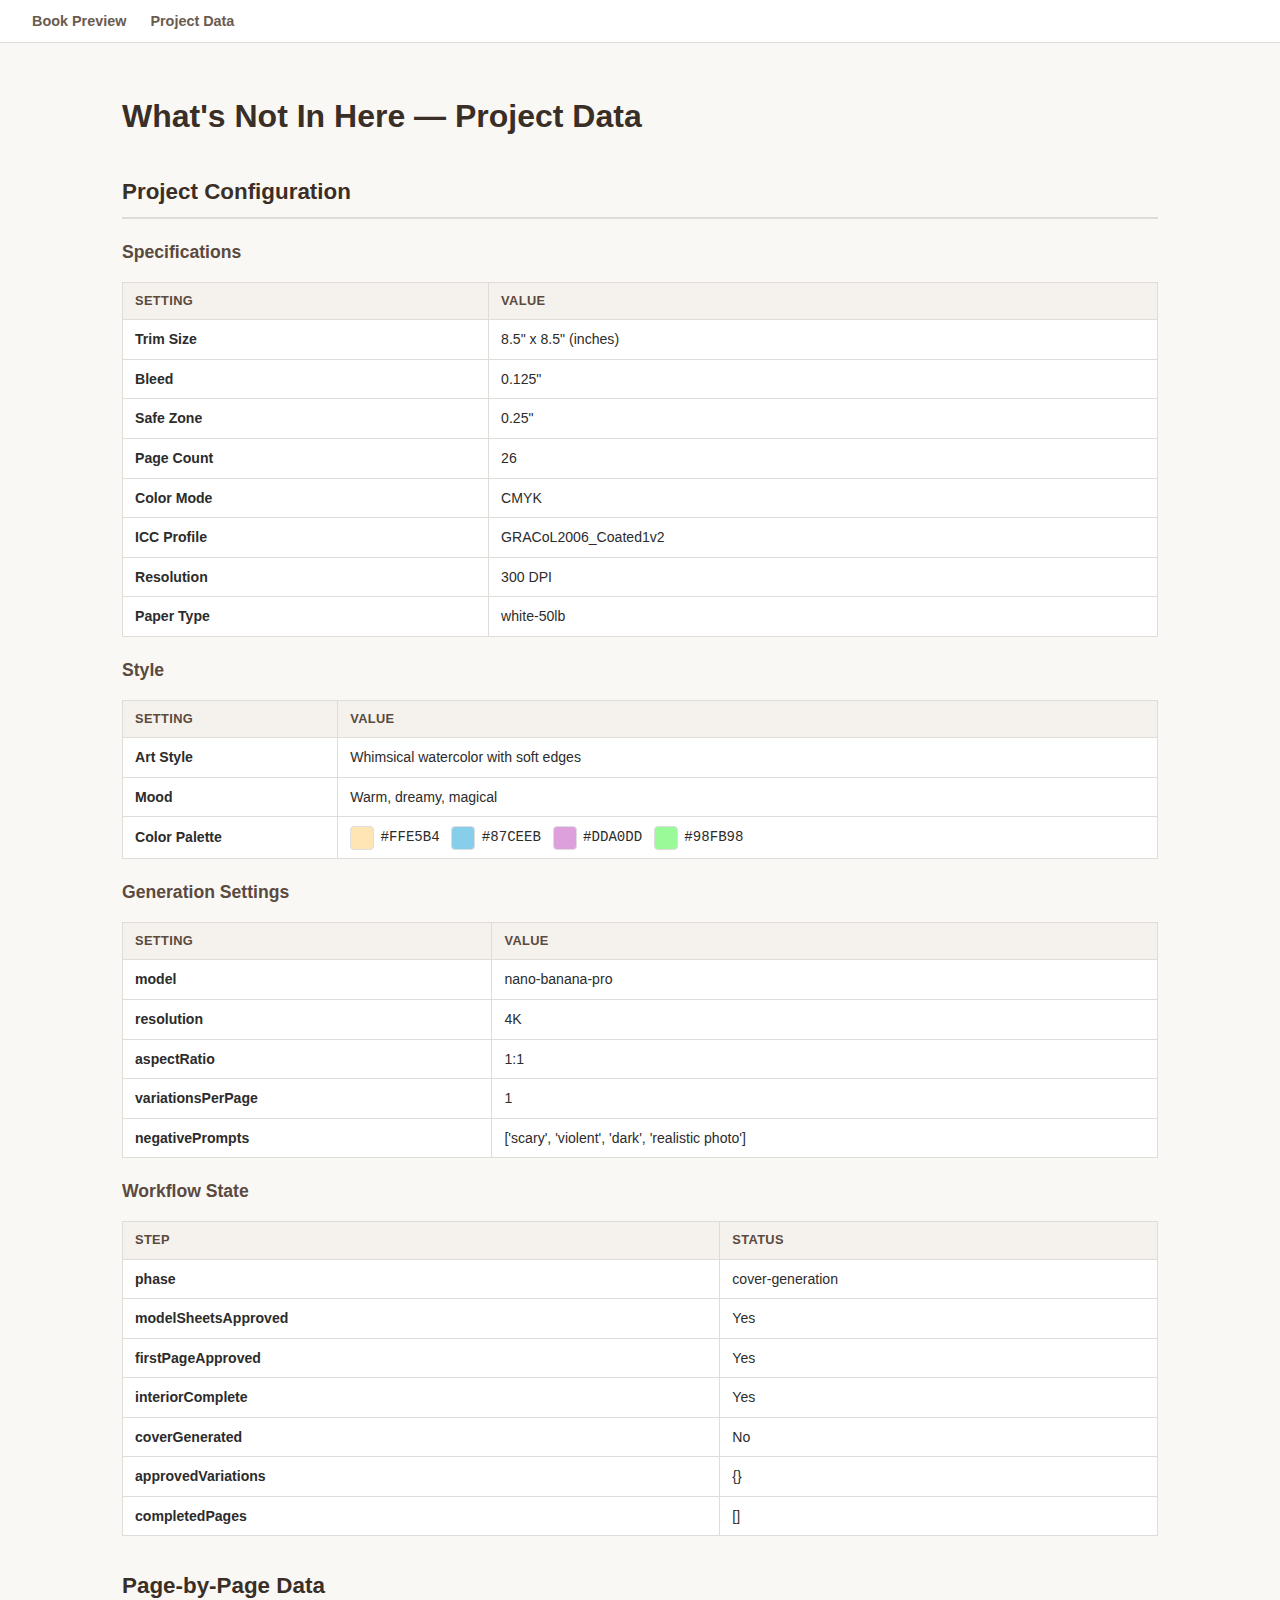
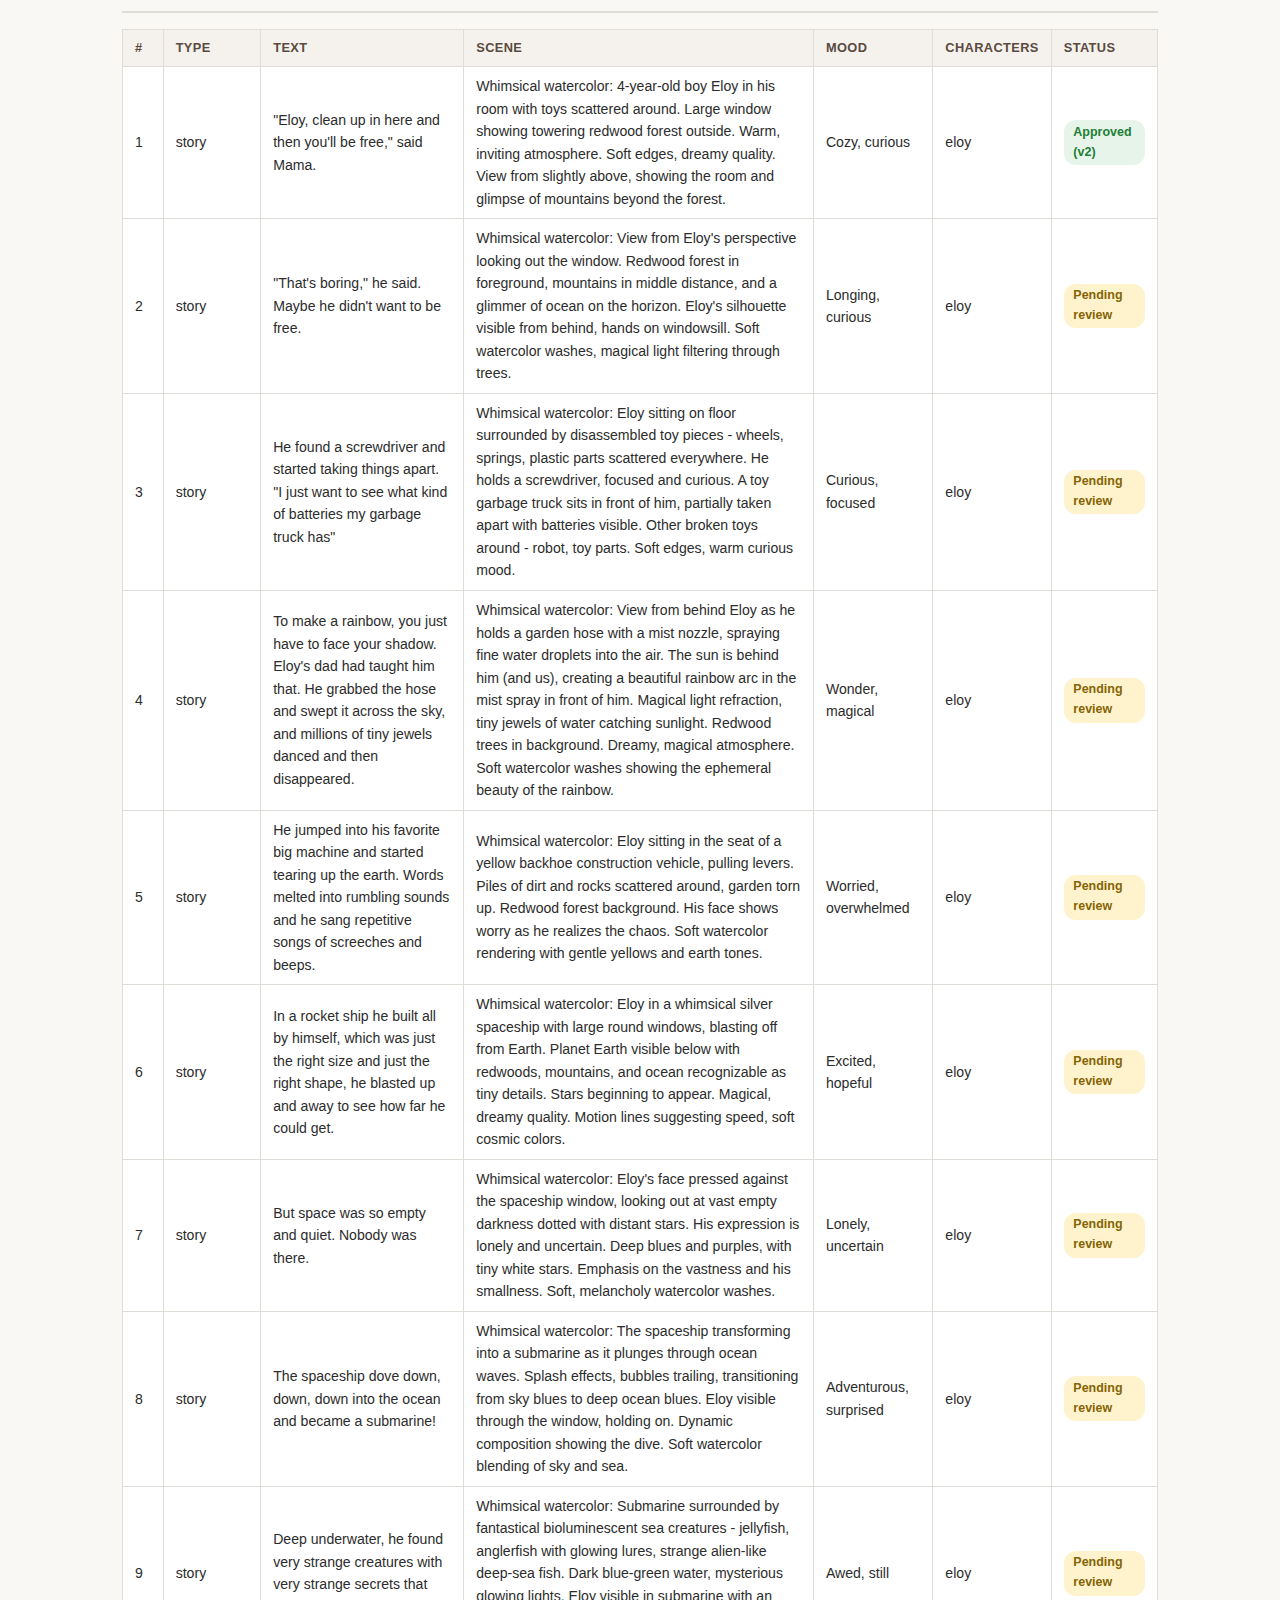
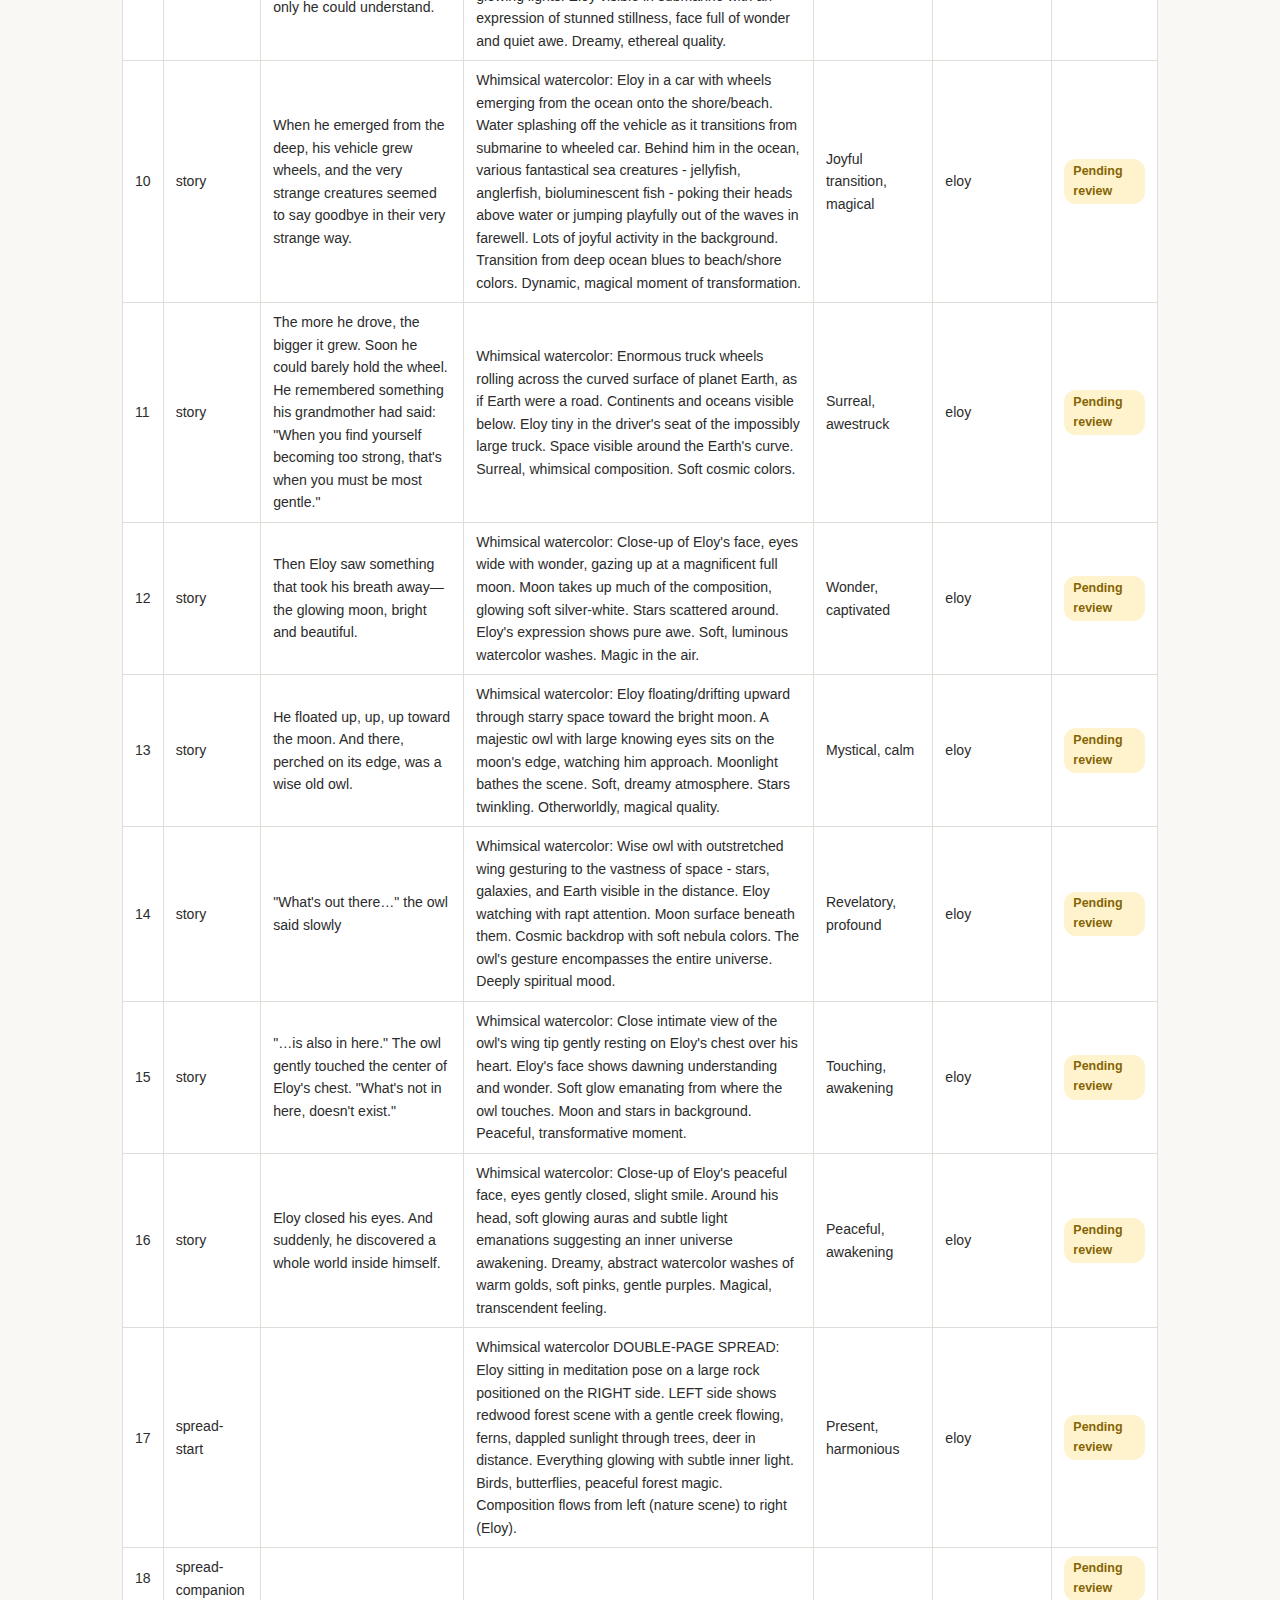
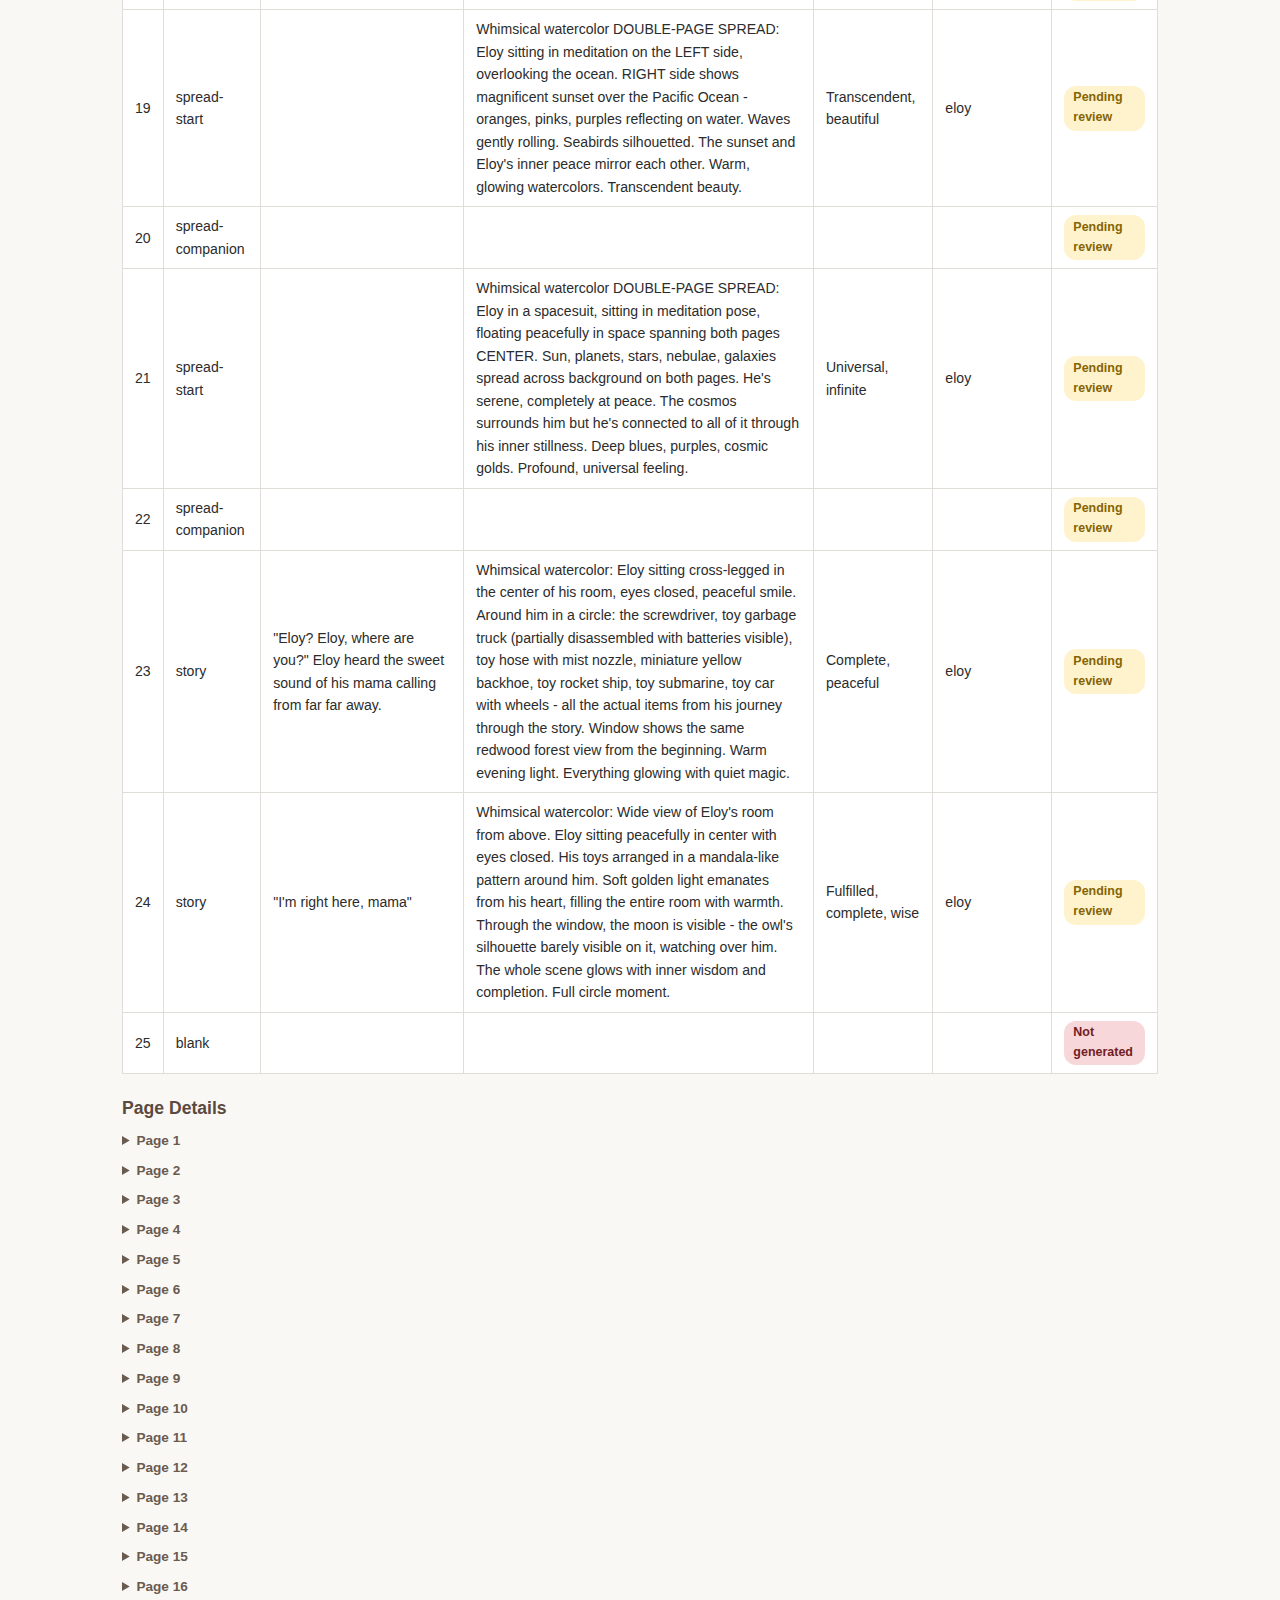
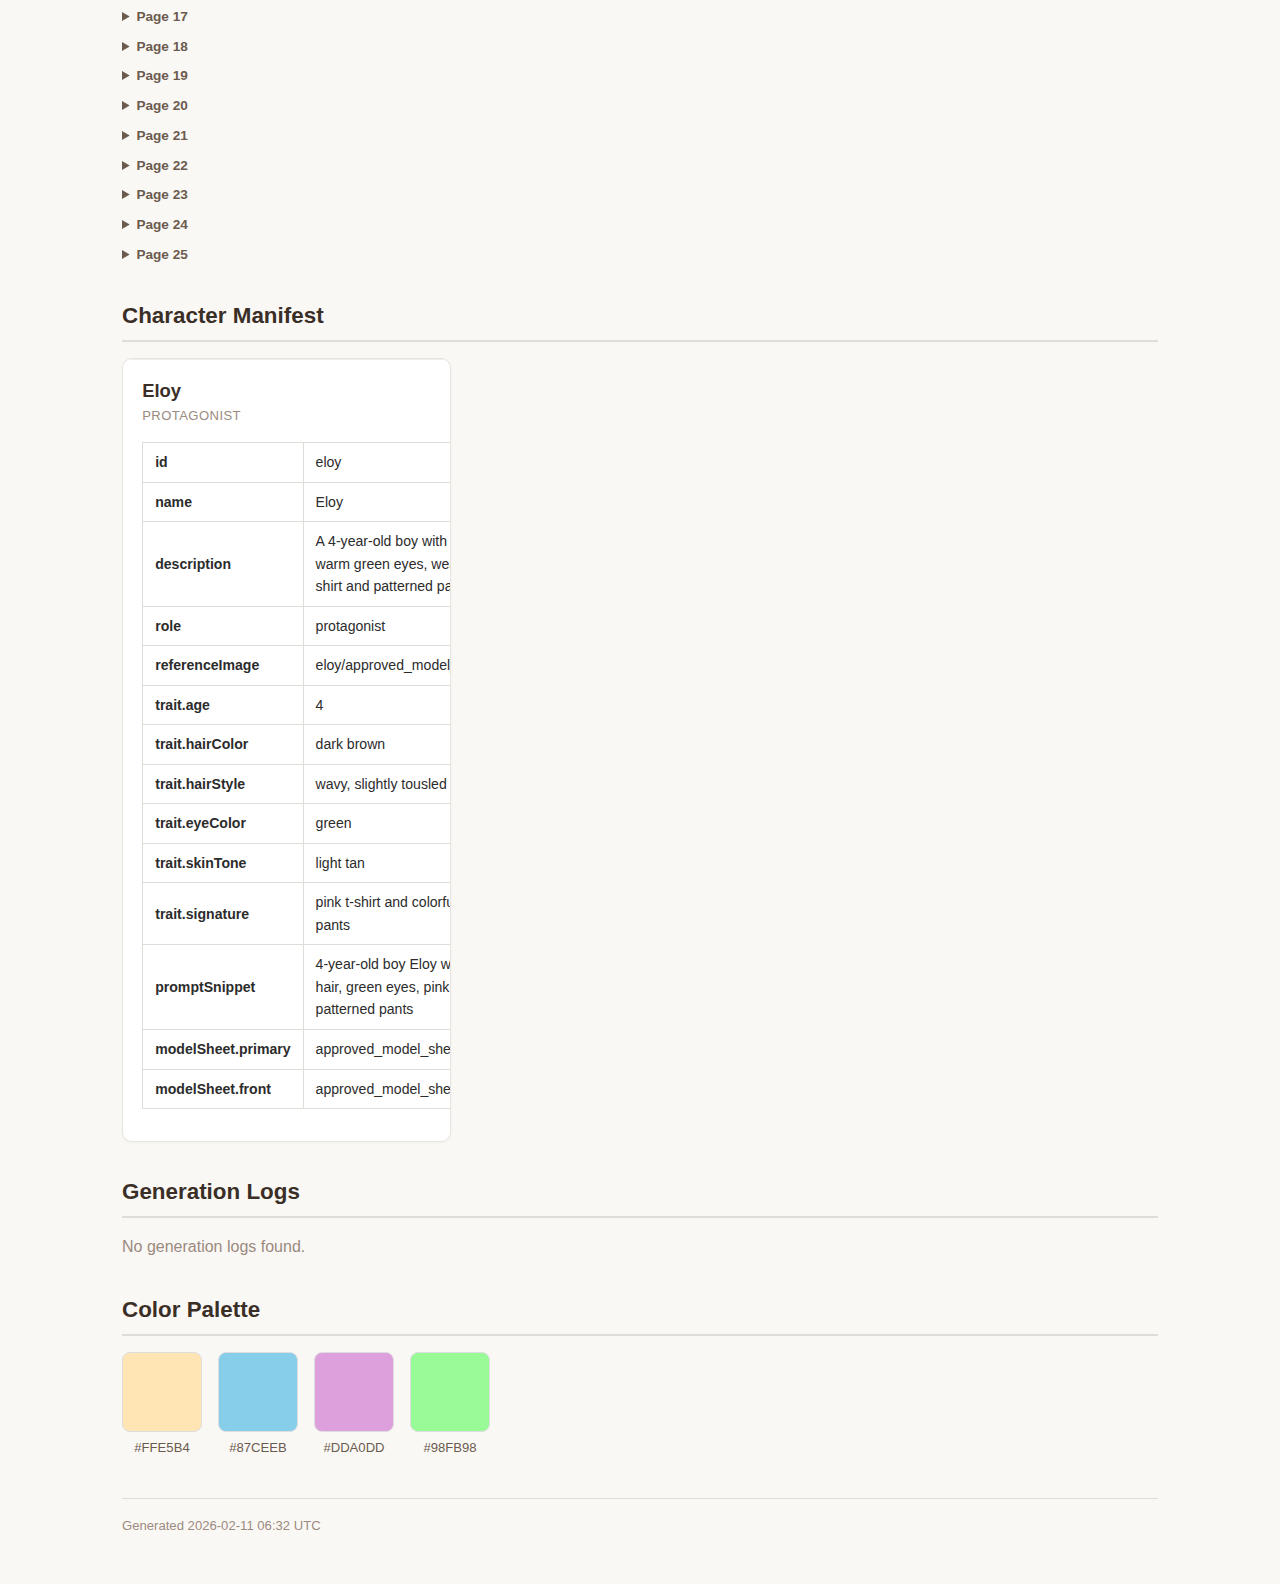
<file: docs/data.html>
<!DOCTYPE html><html lang='en'><head><meta charset='utf-8'>
<meta name='viewport' content='width=device-width,initial-scale=1'>
<title>What&#x27;s Not In Here - Project Data</title>
<style>*,*::before,*::after{box-sizing:border-box}
body{margin:0;font-family:-apple-system,BlinkMacSystemFont,'Segoe UI',Roboto,Helvetica,Arial,sans-serif;
  background:#faf8f5;color:#2c2c2c;line-height:1.6}
.sticky-nav{position:sticky;top:0;z-index:100;background:#fff;border-bottom:1px solid #e0dcd7;
  padding:0.6rem 2rem;display:flex;gap:1.5rem;font-size:0.9rem}
.sticky-nav a{color:#6b5b4f;text-decoration:none;font-weight:600}
.sticky-nav a:hover{color:#3a2f27}
.container{max-width:1100px;margin:0 auto;padding:1.5rem 2rem 3rem}
h1{font-size:2rem;margin:1.5rem 0 0.3rem;color:#3a2f27}
h2{font-size:1.4rem;margin:2rem 0 1rem;color:#3a2f27;border-bottom:2px solid #e0dcd7;padding-bottom:0.4rem}
h3{font-size:1.1rem;margin:1.2rem 0 0.5rem;color:#5a4a3f}
.subtitle{color:#7a6a5f;margin-bottom:1.5rem;font-size:1rem}
.meta-grid{display:grid;grid-template-columns:repeat(auto-fill,minmax(200px,1fr));gap:0.8rem;margin-bottom:1.5rem}
.meta-item{background:#fff;border:1px solid #e8e4df;border-radius:8px;padding:0.7rem 1rem}
.meta-label{font-size:0.75rem;text-transform:uppercase;color:#9a8a7f;letter-spacing:0.03em}
.meta-value{font-weight:600;color:#3a2f27;margin-top:0.15rem}
.page-grid{display:grid;grid-template-columns:repeat(auto-fill,minmax(460px,1fr));gap:1.5rem}
.page-card{background:#fff;border:1px solid #e8e4df;border-radius:10px;overflow:hidden;
  box-shadow:0 1px 3px rgba(0,0,0,0.04)}
.page-card img{width:100%;height:auto;display:block;border-bottom:1px solid #eee}
.page-card .card-body{padding:1rem 1.2rem}
.page-card .page-num{font-size:0.8rem;color:#9a8a7f;text-transform:uppercase;letter-spacing:0.04em}
.page-card .page-text{font-size:1.05rem;font-style:italic;margin:0.5rem 0;color:#3a2f27}
.page-card .scene-desc{font-size:0.88rem;color:#6b5b4f;margin:0.5rem 0}
.page-card .mood-badge{display:inline-block;background:#f0ebe5;color:#7a6a5f;padding:0.15rem 0.6rem;
  border-radius:12px;font-size:0.78rem;margin:0.3rem 0.3rem 0 0}
.variations-grid{display:grid;grid-template-columns:repeat(auto-fit,minmax(200px,1fr));gap:0.5rem;
  border-bottom:1px solid #eee;padding:0.5rem}
.variations-grid .var-item{position:relative;cursor:pointer}
.variations-grid .var-item img{width:100%;height:auto;border-radius:6px;border:2px solid transparent}
.variations-grid .var-label{position:absolute;top:6px;left:6px;background:rgba(0,0,0,0.6);color:#fff;
  padding:0.1rem 0.5rem;border-radius:4px;font-size:0.75rem;font-weight:600}
.badge{display:inline-block;padding:0.15rem 0.6rem;border-radius:12px;font-size:0.78rem;font-weight:600}
.badge-approved{background:#e6f4ea;color:#1e7e34}
.badge-pending{background:#fff3cd;color:#856404}
.badge-missing{background:#f8d7da;color:#721c24}
.placeholder{background:#f0ebe5;display:flex;align-items:center;justify-content:center;
  min-height:260px;color:#9a8a7f;font-size:0.95rem;border-bottom:1px solid #eee}
.char-grid{display:grid;grid-template-columns:repeat(auto-fill,minmax(300px,1fr));gap:1.5rem}
.char-card{background:#fff;border:1px solid #e8e4df;border-radius:10px;overflow:hidden;
  box-shadow:0 1px 3px rgba(0,0,0,0.04)}
.char-card img{width:100%;height:auto;display:block;border-bottom:1px solid #eee}
.char-card .card-body{padding:1rem 1.2rem}
.char-name{font-size:1.15rem;font-weight:700;color:#3a2f27}
.char-role{font-size:0.82rem;color:#9a8a7f;text-transform:uppercase;letter-spacing:0.03em}
details{margin:0.5rem 0}
details summary{cursor:pointer;font-size:0.85rem;color:#6b5b4f;font-weight:600}
details pre{background:#faf8f5;border:1px solid #e8e4df;padding:0.8rem;border-radius:6px;
  font-size:0.82rem;overflow-x:auto;white-space:pre-wrap;word-break:break-word}
.progress-grid{display:grid;grid-template-columns:repeat(auto-fill,minmax(150px,1fr));gap:0.8rem}
.progress-item{text-align:center;padding:0.8rem;background:#fff;border:1px solid #e8e4df;border-radius:8px}
.progress-check{font-size:1.5rem}
footer{margin-top:2.5rem;padding-top:1rem;border-top:1px solid #e0dcd7;font-size:0.82rem;color:#9a8a7f}
/* Data page tables */
table.data-table{width:100%;border-collapse:collapse;margin:1rem 0;font-size:0.88rem}
table.data-table th,table.data-table td{border:1px solid #e0dcd7;padding:0.5rem 0.75rem;text-align:left}
table.data-table th{background:#f5f1ec;color:#5a4a3f;font-weight:600;font-size:0.8rem;
  text-transform:uppercase;letter-spacing:0.03em}
table.data-table td{background:#fff}
.swatch{display:inline-block;width:24px;height:24px;border-radius:4px;border:1px solid #ddd;
  vertical-align:middle;margin-right:0.4rem}
.story-text{background:#fff;border:1px solid #e8e4df;border-radius:8px;padding:1.2rem 1.5rem;
  font-size:0.95rem;line-height:1.7;white-space:pre-wrap}
.log-entry{background:#fff;border:1px solid #e8e4df;border-radius:6px;padding:0.6rem 0.8rem;
  margin:0.4rem 0;font-size:0.82rem}
@media(max-width:600px){
  .page-grid,.char-grid{grid-template-columns:1fr}
  .meta-grid{grid-template-columns:1fr 1fr}
  .container{padding:1rem}
}
</style></head><body>
<nav class="sticky-nav">
  <a href="index.html">Book Preview</a>
  <a href="data.html">Project Data</a>
</nav>

<div class='container'>
<h1>What&#x27;s Not In Here &mdash; Project Data</h1>
<h2 id='config'>Project Configuration</h2>
<h3>Specifications</h3>
<table class='data-table'><thead><tr><th>Setting</th><th>Value</th></tr></thead><tbody>
<tr><td><strong>Trim Size</strong></td><td>8.5&quot; x 8.5&quot; (inches)</td></tr>
<tr><td><strong>Bleed</strong></td><td>0.125&quot;</td></tr>
<tr><td><strong>Safe Zone</strong></td><td>0.25&quot;</td></tr>
<tr><td><strong>Page Count</strong></td><td>26</td></tr>
<tr><td><strong>Color Mode</strong></td><td>CMYK</td></tr>
<tr><td><strong>ICC Profile</strong></td><td>GRACoL2006_Coated1v2</td></tr>
<tr><td><strong>Resolution</strong></td><td>300 DPI</td></tr>
<tr><td><strong>Paper Type</strong></td><td>white-50lb</td></tr>
</tbody></table>
<h3>Style</h3>
<table class='data-table'><thead><tr><th>Setting</th><th>Value</th></tr></thead><tbody>
<tr><td><strong>Art Style</strong></td><td>Whimsical watercolor with soft edges</td></tr>
<tr><td><strong>Mood</strong></td><td>Warm, dreamy, magical</td></tr>
<tr><td><strong>Color Palette</strong></td><td><span class='swatch' style='background:#FFE5B4'></span><code>#FFE5B4</code>&nbsp;&nbsp; <span class='swatch' style='background:#87CEEB'></span><code>#87CEEB</code>&nbsp;&nbsp; <span class='swatch' style='background:#DDA0DD'></span><code>#DDA0DD</code>&nbsp;&nbsp; <span class='swatch' style='background:#98FB98'></span><code>#98FB98</code>&nbsp;&nbsp;</td></tr>
</tbody></table>
<h3>Generation Settings</h3>
<table class='data-table'><thead><tr><th>Setting</th><th>Value</th></tr></thead><tbody>
<tr><td><strong>model</strong></td><td>nano-banana-pro</td></tr>
<tr><td><strong>resolution</strong></td><td>4K</td></tr>
<tr><td><strong>aspectRatio</strong></td><td>1:1</td></tr>
<tr><td><strong>variationsPerPage</strong></td><td>1</td></tr>
<tr><td><strong>negativePrompts</strong></td><td>[&#x27;scary&#x27;, &#x27;violent&#x27;, &#x27;dark&#x27;, &#x27;realistic photo&#x27;]</td></tr>
</tbody></table>
<h3>Workflow State</h3>
<table class='data-table'><thead><tr><th>Step</th><th>Status</th></tr></thead><tbody>
<tr><td><strong>phase</strong></td><td>cover-generation</td></tr>
<tr><td><strong>modelSheetsApproved</strong></td><td>Yes</td></tr>
<tr><td><strong>firstPageApproved</strong></td><td>Yes</td></tr>
<tr><td><strong>interiorComplete</strong></td><td>Yes</td></tr>
<tr><td><strong>coverGenerated</strong></td><td>No</td></tr>
<tr><td><strong>approvedVariations</strong></td><td>{}</td></tr>
<tr><td><strong>completedPages</strong></td><td>[]</td></tr>
</tbody></table>
<h2 id='pages'>Page-by-Page Data</h2>
<table class='data-table'><thead><tr>
<th>#</th><th>Type</th><th>Text</th><th>Scene</th><th>Mood</th><th>Characters</th><th>Status</th>
</tr></thead><tbody>
<tr>
<td>1</td>
<td>story</td>
<td>&quot;Eloy, clean up in here and then you&#x27;ll be free,&quot; said Mama.</td>
<td>Whimsical watercolor: 4-year-old boy Eloy in his room with toys scattered around. Large window showing towering redwood forest outside. Warm, inviting atmosphere. Soft edges, dreamy quality. View from slightly above, showing the room and glimpse of mountains beyond the forest.</td>
<td>Cozy, curious</td>
<td>eloy</td>
<td><span class='badge badge-approved'>Approved (v2)</span></td>
</tr>
<tr>
<td>2</td>
<td>story</td>
<td>&quot;That&#x27;s boring,&quot; he said. Maybe he didn&#x27;t want to be free.</td>
<td>Whimsical watercolor: View from Eloy&#x27;s perspective looking out the window. Redwood forest in foreground, mountains in middle distance, and a glimmer of ocean on the horizon. Eloy&#x27;s silhouette visible from behind, hands on windowsill. Soft watercolor washes, magical light filtering through trees.</td>
<td>Longing, curious</td>
<td>eloy</td>
<td><span class='badge badge-pending'>Pending review</span></td>
</tr>
<tr>
<td>3</td>
<td>story</td>
<td>He found a screwdriver and started taking things apart. &quot;I just want to see what kind of batteries my garbage truck has&quot;</td>
<td>Whimsical watercolor: Eloy sitting on floor surrounded by disassembled toy pieces - wheels, springs, plastic parts scattered everywhere. He holds a screwdriver, focused and curious. A toy garbage truck sits in front of him, partially taken apart with batteries visible. Other broken toys around - robot, toy parts. Soft edges, warm curious mood.</td>
<td>Curious, focused</td>
<td>eloy</td>
<td><span class='badge badge-pending'>Pending review</span></td>
</tr>
<tr>
<td>4</td>
<td>story</td>
<td>To make a rainbow, you just have to face your shadow. Eloy&#x27;s dad had taught him that. He grabbed the hose and swept it across the sky, and millions of tiny jewels danced and then disappeared.</td>
<td>Whimsical watercolor: View from behind Eloy as he holds a garden hose with a mist nozzle, spraying fine water droplets into the air. The sun is behind him (and us), creating a beautiful rainbow arc in the mist spray in front of him. Magical light refraction, tiny jewels of water catching sunlight. Redwood trees in background. Dreamy, magical atmosphere. Soft watercolor washes showing the ephemeral beauty of the rainbow.</td>
<td>Wonder, magical</td>
<td>eloy</td>
<td><span class='badge badge-pending'>Pending review</span></td>
</tr>
<tr>
<td>5</td>
<td>story</td>
<td>He jumped into his favorite big machine and started tearing up the earth. Words melted into rumbling sounds and he sang repetitive songs of screeches and beeps.</td>
<td>Whimsical watercolor: Eloy sitting in the seat of a yellow backhoe construction vehicle, pulling levers. Piles of dirt and rocks scattered around, garden torn up. Redwood forest background. His face shows worry as he realizes the chaos. Soft watercolor rendering with gentle yellows and earth tones.</td>
<td>Worried, overwhelmed</td>
<td>eloy</td>
<td><span class='badge badge-pending'>Pending review</span></td>
</tr>
<tr>
<td>6</td>
<td>story</td>
<td>In a rocket ship he built all by himself, which was just the right size and just the right shape, he blasted up and away to see how far he could get.</td>
<td>Whimsical watercolor: Eloy in a whimsical silver spaceship with large round windows, blasting off from Earth. Planet Earth visible below with redwoods, mountains, and ocean recognizable as tiny details. Stars beginning to appear. Magical, dreamy quality. Motion lines suggesting speed, soft cosmic colors.</td>
<td>Excited, hopeful</td>
<td>eloy</td>
<td><span class='badge badge-pending'>Pending review</span></td>
</tr>
<tr>
<td>7</td>
<td>story</td>
<td>But space was so empty and quiet. Nobody was there.</td>
<td>Whimsical watercolor: Eloy&#x27;s face pressed against the spaceship window, looking out at vast empty darkness dotted with distant stars. His expression is lonely and uncertain. Deep blues and purples, with tiny white stars. Emphasis on the vastness and his smallness. Soft, melancholy watercolor washes.</td>
<td>Lonely, uncertain</td>
<td>eloy</td>
<td><span class='badge badge-pending'>Pending review</span></td>
</tr>
<tr>
<td>8</td>
<td>story</td>
<td>The spaceship dove down, down, down into the ocean and became a submarine!</td>
<td>Whimsical watercolor: The spaceship transforming into a submarine as it plunges through ocean waves. Splash effects, bubbles trailing, transitioning from sky blues to deep ocean blues. Eloy visible through the window, holding on. Dynamic composition showing the dive. Soft watercolor blending of sky and sea.</td>
<td>Adventurous, surprised</td>
<td>eloy</td>
<td><span class='badge badge-pending'>Pending review</span></td>
</tr>
<tr>
<td>9</td>
<td>story</td>
<td>Deep underwater, he found very strange creatures with very strange secrets that only he could understand.</td>
<td>Whimsical watercolor: Submarine surrounded by fantastical bioluminescent sea creatures - jellyfish, anglerfish with glowing lures, strange alien-like deep-sea fish. Dark blue-green water, mysterious glowing lights. Eloy visible in submarine with an expression of stunned stillness, face full of wonder and quiet awe. Dreamy, ethereal quality.</td>
<td>Awed, still</td>
<td>eloy</td>
<td><span class='badge badge-pending'>Pending review</span></td>
</tr>
<tr>
<td>10</td>
<td>story</td>
<td>When he emerged from the deep, his vehicle grew wheels, and the very strange creatures seemed to say goodbye in their very strange way.</td>
<td>Whimsical watercolor: Eloy in a car with wheels emerging from the ocean onto the shore/beach. Water splashing off the vehicle as it transitions from submarine to wheeled car. Behind him in the ocean, various fantastical sea creatures - jellyfish, anglerfish, bioluminescent fish - poking their heads above water or jumping playfully out of the waves in farewell. Lots of joyful activity in the background. Transition from deep ocean blues to beach/shore colors. Dynamic, magical moment of transformation.</td>
<td>Joyful transition, magical</td>
<td>eloy</td>
<td><span class='badge badge-pending'>Pending review</span></td>
</tr>
<tr>
<td>11</td>
<td>story</td>
<td>The more he drove, the bigger it grew. Soon he could barely hold the wheel. He remembered something his grandmother had said: &quot;When you find yourself becoming too strong, that&#x27;s when you must be most gentle.&quot;</td>
<td>Whimsical watercolor: Enormous truck wheels rolling across the curved surface of planet Earth, as if Earth were a road. Continents and oceans visible below. Eloy tiny in the driver&#x27;s seat of the impossibly large truck. Space visible around the Earth&#x27;s curve. Surreal, whimsical composition. Soft cosmic colors.</td>
<td>Surreal, awestruck</td>
<td>eloy</td>
<td><span class='badge badge-pending'>Pending review</span></td>
</tr>
<tr>
<td>12</td>
<td>story</td>
<td>Then Eloy saw something that took his breath away—the glowing moon, bright and beautiful.</td>
<td>Whimsical watercolor: Close-up of Eloy&#x27;s face, eyes wide with wonder, gazing up at a magnificent full moon. Moon takes up much of the composition, glowing soft silver-white. Stars scattered around. Eloy&#x27;s expression shows pure awe. Soft, luminous watercolor washes. Magic in the air.</td>
<td>Wonder, captivated</td>
<td>eloy</td>
<td><span class='badge badge-pending'>Pending review</span></td>
</tr>
<tr>
<td>13</td>
<td>story</td>
<td>He floated up, up, up toward the moon. And there, perched on its edge, was a wise old owl.</td>
<td>Whimsical watercolor: Eloy floating/drifting upward through starry space toward the bright moon. A majestic owl with large knowing eyes sits on the moon&#x27;s edge, watching him approach. Moonlight bathes the scene. Soft, dreamy atmosphere. Stars twinkling. Otherworldly, magical quality.</td>
<td>Mystical, calm</td>
<td>eloy</td>
<td><span class='badge badge-pending'>Pending review</span></td>
</tr>
<tr>
<td>14</td>
<td>story</td>
<td>&quot;What&#x27;s out there…&quot; the owl said slowly</td>
<td>Whimsical watercolor: Wise owl with outstretched wing gesturing to the vastness of space - stars, galaxies, and Earth visible in the distance. Eloy watching with rapt attention. Moon surface beneath them. Cosmic backdrop with soft nebula colors. The owl&#x27;s gesture encompasses the entire universe. Deeply spiritual mood.</td>
<td>Revelatory, profound</td>
<td>eloy</td>
<td><span class='badge badge-pending'>Pending review</span></td>
</tr>
<tr>
<td>15</td>
<td>story</td>
<td>&quot;…is also in here.&quot; The owl gently touched the center of Eloy&#x27;s chest. &quot;What&#x27;s not in here, doesn&#x27;t exist.&quot;</td>
<td>Whimsical watercolor: Close intimate view of the owl&#x27;s wing tip gently resting on Eloy&#x27;s chest over his heart. Eloy&#x27;s face shows dawning understanding and wonder. Soft glow emanating from where the owl touches. Moon and stars in background. Peaceful, transformative moment.</td>
<td>Touching, awakening</td>
<td>eloy</td>
<td><span class='badge badge-pending'>Pending review</span></td>
</tr>
<tr>
<td>16</td>
<td>story</td>
<td>Eloy closed his eyes. And suddenly, he discovered a whole world inside himself.</td>
<td>Whimsical watercolor: Close-up of Eloy&#x27;s peaceful face, eyes gently closed, slight smile. Around his head, soft glowing auras and subtle light emanations suggesting an inner universe awakening. Dreamy, abstract watercolor washes of warm golds, soft pinks, gentle purples. Magical, transcendent feeling.</td>
<td>Peaceful, awakening</td>
<td>eloy</td>
<td><span class='badge badge-pending'>Pending review</span></td>
</tr>
<tr>
<td>17</td>
<td>spread-start</td>
<td></td>
<td>Whimsical watercolor DOUBLE-PAGE SPREAD: Eloy sitting in meditation pose on a large rock positioned on the RIGHT side. LEFT side shows redwood forest scene with a gentle creek flowing, ferns, dappled sunlight through trees, deer in distance. Everything glowing with subtle inner light. Birds, butterflies, peaceful forest magic. Composition flows from left (nature scene) to right (Eloy).</td>
<td>Present, harmonious</td>
<td>eloy</td>
<td><span class='badge badge-pending'>Pending review</span></td>
</tr>
<tr>
<td>18</td>
<td>spread-companion</td>
<td></td>
<td></td>
<td></td>
<td></td>
<td><span class='badge badge-pending'>Pending review</span></td>
</tr>
<tr>
<td>19</td>
<td>spread-start</td>
<td></td>
<td>Whimsical watercolor DOUBLE-PAGE SPREAD: Eloy sitting in meditation on the LEFT side, overlooking the ocean. RIGHT side shows magnificent sunset over the Pacific Ocean - oranges, pinks, purples reflecting on water. Waves gently rolling. Seabirds silhouetted. The sunset and Eloy&#x27;s inner peace mirror each other. Warm, glowing watercolors. Transcendent beauty.</td>
<td>Transcendent, beautiful</td>
<td>eloy</td>
<td><span class='badge badge-pending'>Pending review</span></td>
</tr>
<tr>
<td>20</td>
<td>spread-companion</td>
<td></td>
<td></td>
<td></td>
<td></td>
<td><span class='badge badge-pending'>Pending review</span></td>
</tr>
<tr>
<td>21</td>
<td>spread-start</td>
<td></td>
<td>Whimsical watercolor DOUBLE-PAGE SPREAD: Eloy in a spacesuit, sitting in meditation pose, floating peacefully in space spanning both pages CENTER. Sun, planets, stars, nebulae, galaxies spread across background on both pages. He&#x27;s serene, completely at peace. The cosmos surrounds him but he&#x27;s connected to all of it through his inner stillness. Deep blues, purples, cosmic golds. Profound, universal feeling.</td>
<td>Universal, infinite</td>
<td>eloy</td>
<td><span class='badge badge-pending'>Pending review</span></td>
</tr>
<tr>
<td>22</td>
<td>spread-companion</td>
<td></td>
<td></td>
<td></td>
<td></td>
<td><span class='badge badge-pending'>Pending review</span></td>
</tr>
<tr>
<td>23</td>
<td>story</td>
<td>&quot;Eloy? Eloy, where are you?&quot; Eloy heard the sweet sound of his mama calling from far far away.</td>
<td>Whimsical watercolor: Eloy sitting cross-legged in the center of his room, eyes closed, peaceful smile. Around him in a circle: the screwdriver, toy garbage truck (partially disassembled with batteries visible), toy hose with mist nozzle, miniature yellow backhoe, toy rocket ship, toy submarine, toy car with wheels - all the actual items from his journey through the story. Window shows the same redwood forest view from the beginning. Warm evening light. Everything glowing with quiet magic.</td>
<td>Complete, peaceful</td>
<td>eloy</td>
<td><span class='badge badge-pending'>Pending review</span></td>
</tr>
<tr>
<td>24</td>
<td>story</td>
<td>&quot;I&#x27;m right here, mama&quot;</td>
<td>Whimsical watercolor: Wide view of Eloy&#x27;s room from above. Eloy sitting peacefully in center with eyes closed. His toys arranged in a mandala-like pattern around him. Soft golden light emanates from his heart, filling the entire room with warmth. Through the window, the moon is visible - the owl&#x27;s silhouette barely visible on it, watching over him. The whole scene glows with inner wisdom and completion. Full circle moment.</td>
<td>Fulfilled, complete, wise</td>
<td>eloy</td>
<td><span class='badge badge-pending'>Pending review</span></td>
</tr>
<tr>
<td>25</td>
<td>blank</td>
<td></td>
<td></td>
<td></td>
<td></td>
<td><span class='badge badge-missing'>Not generated</span></td>
</tr>
</tbody></table>
<h3>Page Details</h3>
<details><summary>Page 1</summary>
<pre>{
  &quot;pageNumber&quot;: 1,
  &quot;type&quot;: &quot;story&quot;,
  &quot;folder&quot;: &quot;001-page1&quot;,
  &quot;scene&quot;: {
    &quot;description&quot;: &quot;Whimsical watercolor: 4-year-old boy Eloy in his room with toys scattered around. Large window showing towering redwood forest outside. Warm, inviting atmosphere. Soft edges, dreamy quality. View from slightly above, showing the room and glimpse of mountains beyond the forest.&quot;,
    &quot;characters&quot;: [
      &quot;eloy&quot;
    ],
    &quot;mood&quot;: &quot;Cozy, curious&quot;
  },
  &quot;text&quot;: {
    &quot;content&quot;: &quot;\&quot;Eloy, clean up in here and then you&#x27;ll be free,\&quot; said Mama.&quot;,
    &quot;position&quot;: &quot;bottom&quot;
  }
}</pre>
</details>
<details><summary>Page 2</summary>
<pre>{
  &quot;pageNumber&quot;: 2,
  &quot;type&quot;: &quot;story&quot;,
  &quot;folder&quot;: &quot;002-page2&quot;,
  &quot;scene&quot;: {
    &quot;description&quot;: &quot;Whimsical watercolor: View from Eloy&#x27;s perspective looking out the window. Redwood forest in foreground, mountains in middle distance, and a glimmer of ocean on the horizon. Eloy&#x27;s silhouette visible from behind, hands on windowsill. Soft watercolor washes, magical light filtering through trees.&quot;,
    &quot;characters&quot;: [
      &quot;eloy&quot;
    ],
    &quot;mood&quot;: &quot;Longing, curious&quot;
  },
  &quot;text&quot;: {
    &quot;content&quot;: &quot;\&quot;That&#x27;s boring,\&quot; he said. Maybe he didn&#x27;t want to be free.&quot;,
    &quot;position&quot;: &quot;bottom&quot;
  }
}</pre>
</details>
<details><summary>Page 3</summary>
<pre>{
  &quot;pageNumber&quot;: 3,
  &quot;type&quot;: &quot;story&quot;,
  &quot;folder&quot;: &quot;003-page3&quot;,
  &quot;scene&quot;: {
    &quot;description&quot;: &quot;Whimsical watercolor: Eloy sitting on floor surrounded by disassembled toy pieces - wheels, springs, plastic parts scattered everywhere. He holds a screwdriver, focused and curious. A toy garbage truck sits in front of him, partially taken apart with batteries visible. Other broken toys around - robot, toy parts. Soft edges, warm curious mood.&quot;,
    &quot;characters&quot;: [
      &quot;eloy&quot;
    ],
    &quot;mood&quot;: &quot;Curious, focused&quot;
  },
  &quot;text&quot;: {
    &quot;content&quot;: &quot;He found a screwdriver and started taking things apart. \&quot;I just want to see what kind of batteries my garbage truck has\&quot;&quot;,
    &quot;position&quot;: &quot;bottom&quot;
  }
}</pre>
</details>
<details><summary>Page 4</summary>
<pre>{
  &quot;pageNumber&quot;: 4,
  &quot;type&quot;: &quot;story&quot;,
  &quot;folder&quot;: &quot;004-page4&quot;,
  &quot;scene&quot;: {
    &quot;description&quot;: &quot;Whimsical watercolor: View from behind Eloy as he holds a garden hose with a mist nozzle, spraying fine water droplets into the air. The sun is behind him (and us), creating a beautiful rainbow arc in the mist spray in front of him. Magical light refraction, tiny jewels of water catching sunlight. Redwood trees in background. Dreamy, magical atmosphere. Soft watercolor washes showing the ephemeral beauty of the rainbow.&quot;,
    &quot;characters&quot;: [
      &quot;eloy&quot;
    ],
    &quot;mood&quot;: &quot;Wonder, magical&quot;
  },
  &quot;text&quot;: {
    &quot;content&quot;: &quot;To make a rainbow, you just have to face your shadow. Eloy&#x27;s dad had taught him that. He grabbed the hose and swept it across the sky, and millions of tiny jewels danced and then disappeared.&quot;,
    &quot;position&quot;: &quot;bottom&quot;
  }
}</pre>
</details>
<details><summary>Page 5</summary>
<pre>{
  &quot;pageNumber&quot;: 5,
  &quot;type&quot;: &quot;story&quot;,
  &quot;folder&quot;: &quot;005-page5&quot;,
  &quot;scene&quot;: {
    &quot;description&quot;: &quot;Whimsical watercolor: Eloy sitting in the seat of a yellow backhoe construction vehicle, pulling levers. Piles of dirt and rocks scattered around, garden torn up. Redwood forest background. His face shows worry as he realizes the chaos. Soft watercolor rendering with gentle yellows and earth tones.&quot;,
    &quot;characters&quot;: [
      &quot;eloy&quot;
    ],
    &quot;mood&quot;: &quot;Worried, overwhelmed&quot;
  },
  &quot;text&quot;: {
    &quot;content&quot;: &quot;He jumped into his favorite big machine and started tearing up the earth. Words melted into rumbling sounds and he sang repetitive songs of screeches and beeps.&quot;,
    &quot;position&quot;: &quot;bottom&quot;
  }
}</pre>
</details>
<details><summary>Page 6</summary>
<pre>{
  &quot;pageNumber&quot;: 6,
  &quot;type&quot;: &quot;story&quot;,
  &quot;folder&quot;: &quot;006-page6&quot;,
  &quot;scene&quot;: {
    &quot;description&quot;: &quot;Whimsical watercolor: Eloy in a whimsical silver spaceship with large round windows, blasting off from Earth. Planet Earth visible below with redwoods, mountains, and ocean recognizable as tiny details. Stars beginning to appear. Magical, dreamy quality. Motion lines suggesting speed, soft cosmic colors.&quot;,
    &quot;characters&quot;: [
      &quot;eloy&quot;
    ],
    &quot;mood&quot;: &quot;Excited, hopeful&quot;
  },
  &quot;text&quot;: {
    &quot;content&quot;: &quot;In a rocket ship he built all by himself, which was just the right size and just the right shape, he blasted up and away to see how far he could get.&quot;,
    &quot;position&quot;: &quot;bottom&quot;
  }
}</pre>
</details>
<details><summary>Page 7</summary>
<pre>{
  &quot;pageNumber&quot;: 7,
  &quot;type&quot;: &quot;story&quot;,
  &quot;folder&quot;: &quot;007-page7&quot;,
  &quot;scene&quot;: {
    &quot;description&quot;: &quot;Whimsical watercolor: Eloy&#x27;s face pressed against the spaceship window, looking out at vast empty darkness dotted with distant stars. His expression is lonely and uncertain. Deep blues and purples, with tiny white stars. Emphasis on the vastness and his smallness. Soft, melancholy watercolor washes.&quot;,
    &quot;characters&quot;: [
      &quot;eloy&quot;
    ],
    &quot;mood&quot;: &quot;Lonely, uncertain&quot;
  },
  &quot;text&quot;: {
    &quot;content&quot;: &quot;But space was so empty and quiet. Nobody was there.&quot;,
    &quot;position&quot;: &quot;bottom&quot;
  }
}</pre>
</details>
<details><summary>Page 8</summary>
<pre>{
  &quot;pageNumber&quot;: 8,
  &quot;type&quot;: &quot;story&quot;,
  &quot;folder&quot;: &quot;008-page8&quot;,
  &quot;scene&quot;: {
    &quot;description&quot;: &quot;Whimsical watercolor: The spaceship transforming into a submarine as it plunges through ocean waves. Splash effects, bubbles trailing, transitioning from sky blues to deep ocean blues. Eloy visible through the window, holding on. Dynamic composition showing the dive. Soft watercolor blending of sky and sea.&quot;,
    &quot;characters&quot;: [
      &quot;eloy&quot;
    ],
    &quot;mood&quot;: &quot;Adventurous, surprised&quot;
  },
  &quot;text&quot;: {
    &quot;content&quot;: &quot;The spaceship dove down, down, down into the ocean and became a submarine!&quot;,
    &quot;position&quot;: &quot;bottom&quot;
  }
}</pre>
</details>
<details><summary>Page 9</summary>
<pre>{
  &quot;pageNumber&quot;: 9,
  &quot;type&quot;: &quot;story&quot;,
  &quot;folder&quot;: &quot;009-page9&quot;,
  &quot;scene&quot;: {
    &quot;description&quot;: &quot;Whimsical watercolor: Submarine surrounded by fantastical bioluminescent sea creatures - jellyfish, anglerfish with glowing lures, strange alien-like deep-sea fish. Dark blue-green water, mysterious glowing lights. Eloy visible in submarine with an expression of stunned stillness, face full of wonder and quiet awe. Dreamy, ethereal quality.&quot;,
    &quot;characters&quot;: [
      &quot;eloy&quot;
    ],
    &quot;mood&quot;: &quot;Awed, still&quot;
  },
  &quot;text&quot;: {
    &quot;content&quot;: &quot;Deep underwater, he found very strange creatures with very strange secrets that only he could understand.&quot;,
    &quot;position&quot;: &quot;bottom&quot;
  }
}</pre>
</details>
<details><summary>Page 10</summary>
<pre>{
  &quot;pageNumber&quot;: 10,
  &quot;type&quot;: &quot;story&quot;,
  &quot;folder&quot;: &quot;010-page10&quot;,
  &quot;scene&quot;: {
    &quot;description&quot;: &quot;Whimsical watercolor: Eloy in a car with wheels emerging from the ocean onto the shore/beach. Water splashing off the vehicle as it transitions from submarine to wheeled car. Behind him in the ocean, various fantastical sea creatures - jellyfish, anglerfish, bioluminescent fish - poking their heads above water or jumping playfully out of the waves in farewell. Lots of joyful activity in the background. Transition from deep ocean blues to beach/shore colors. Dynamic, magical moment of transformation.&quot;,
    &quot;characters&quot;: [
      &quot;eloy&quot;
    ],
    &quot;mood&quot;: &quot;Joyful transition, magical&quot;
  },
  &quot;text&quot;: {
    &quot;content&quot;: &quot;When he emerged from the deep, his vehicle grew wheels, and the very strange creatures seemed to say goodbye in their very strange way.&quot;,
    &quot;position&quot;: &quot;bottom&quot;
  }
}</pre>
</details>
<details><summary>Page 11</summary>
<pre>{
  &quot;pageNumber&quot;: 11,
  &quot;type&quot;: &quot;story&quot;,
  &quot;folder&quot;: &quot;011-page11&quot;,
  &quot;scene&quot;: {
    &quot;description&quot;: &quot;Whimsical watercolor: Enormous truck wheels rolling across the curved surface of planet Earth, as if Earth were a road. Continents and oceans visible below. Eloy tiny in the driver&#x27;s seat of the impossibly large truck. Space visible around the Earth&#x27;s curve. Surreal, whimsical composition. Soft cosmic colors.&quot;,
    &quot;characters&quot;: [
      &quot;eloy&quot;
    ],
    &quot;mood&quot;: &quot;Surreal, awestruck&quot;
  },
  &quot;text&quot;: {
    &quot;content&quot;: &quot;The more he drove, the bigger it grew. Soon he could barely hold the wheel. He remembered something his grandmother had said: \&quot;When you find yourself becoming too strong, that&#x27;s when you must be most gentle.\&quot;&quot;,
    &quot;position&quot;: &quot;bottom&quot;
  }
}</pre>
</details>
<details><summary>Page 12</summary>
<pre>{
  &quot;pageNumber&quot;: 12,
  &quot;type&quot;: &quot;story&quot;,
  &quot;folder&quot;: &quot;012-page12&quot;,
  &quot;scene&quot;: {
    &quot;description&quot;: &quot;Whimsical watercolor: Close-up of Eloy&#x27;s face, eyes wide with wonder, gazing up at a magnificent full moon. Moon takes up much of the composition, glowing soft silver-white. Stars scattered around. Eloy&#x27;s expression shows pure awe. Soft, luminous watercolor washes. Magic in the air.&quot;,
    &quot;characters&quot;: [
      &quot;eloy&quot;
    ],
    &quot;mood&quot;: &quot;Wonder, captivated&quot;
  },
  &quot;text&quot;: {
    &quot;content&quot;: &quot;Then Eloy saw something that took his breath away\u2014the glowing moon, bright and beautiful.&quot;,
    &quot;position&quot;: &quot;bottom&quot;
  }
}</pre>
</details>
<details><summary>Page 13</summary>
<pre>{
  &quot;pageNumber&quot;: 13,
  &quot;type&quot;: &quot;story&quot;,
  &quot;folder&quot;: &quot;013-page13&quot;,
  &quot;scene&quot;: {
    &quot;description&quot;: &quot;Whimsical watercolor: Eloy floating/drifting upward through starry space toward the bright moon. A majestic owl with large knowing eyes sits on the moon&#x27;s edge, watching him approach. Moonlight bathes the scene. Soft, dreamy atmosphere. Stars twinkling. Otherworldly, magical quality.&quot;,
    &quot;characters&quot;: [
      &quot;eloy&quot;
    ],
    &quot;mood&quot;: &quot;Mystical, calm&quot;
  },
  &quot;text&quot;: {
    &quot;content&quot;: &quot;He floated up, up, up toward the moon. And there, perched on its edge, was a wise old owl.&quot;,
    &quot;position&quot;: &quot;bottom&quot;
  }
}</pre>
</details>
<details><summary>Page 14</summary>
<pre>{
  &quot;pageNumber&quot;: 14,
  &quot;type&quot;: &quot;story&quot;,
  &quot;folder&quot;: &quot;014-page14&quot;,
  &quot;scene&quot;: {
    &quot;description&quot;: &quot;Whimsical watercolor: Wise owl with outstretched wing gesturing to the vastness of space - stars, galaxies, and Earth visible in the distance. Eloy watching with rapt attention. Moon surface beneath them. Cosmic backdrop with soft nebula colors. The owl&#x27;s gesture encompasses the entire universe. Deeply spiritual mood.&quot;,
    &quot;characters&quot;: [
      &quot;eloy&quot;
    ],
    &quot;mood&quot;: &quot;Revelatory, profound&quot;
  },
  &quot;text&quot;: {
    &quot;content&quot;: &quot;\&quot;What&#x27;s out there\u2026\&quot; the owl said slowly&quot;,
    &quot;position&quot;: &quot;bottom&quot;
  }
}</pre>
</details>
<details><summary>Page 15</summary>
<pre>{
  &quot;pageNumber&quot;: 15,
  &quot;type&quot;: &quot;story&quot;,
  &quot;folder&quot;: &quot;015-page15&quot;,
  &quot;scene&quot;: {
    &quot;description&quot;: &quot;Whimsical watercolor: Close intimate view of the owl&#x27;s wing tip gently resting on Eloy&#x27;s chest over his heart. Eloy&#x27;s face shows dawning understanding and wonder. Soft glow emanating from where the owl touches. Moon and stars in background. Peaceful, transformative moment.&quot;,
    &quot;characters&quot;: [
      &quot;eloy&quot;
    ],
    &quot;mood&quot;: &quot;Touching, awakening&quot;
  },
  &quot;text&quot;: {
    &quot;content&quot;: &quot;\&quot;\u2026is also in here.\&quot; The owl gently touched the center of Eloy&#x27;s chest. \&quot;What&#x27;s not in here, doesn&#x27;t exist.\&quot;&quot;,
    &quot;position&quot;: &quot;bottom&quot;
  }
}</pre>
</details>
<details><summary>Page 16</summary>
<pre>{
  &quot;pageNumber&quot;: 16,
  &quot;type&quot;: &quot;story&quot;,
  &quot;folder&quot;: &quot;016-page16&quot;,
  &quot;scene&quot;: {
    &quot;description&quot;: &quot;Whimsical watercolor: Close-up of Eloy&#x27;s peaceful face, eyes gently closed, slight smile. Around his head, soft glowing auras and subtle light emanations suggesting an inner universe awakening. Dreamy, abstract watercolor washes of warm golds, soft pinks, gentle purples. Magical, transcendent feeling.&quot;,
    &quot;characters&quot;: [
      &quot;eloy&quot;
    ],
    &quot;mood&quot;: &quot;Peaceful, awakening&quot;
  },
  &quot;text&quot;: {
    &quot;content&quot;: &quot;Eloy closed his eyes. And suddenly, he discovered a whole world inside himself.&quot;,
    &quot;position&quot;: &quot;bottom&quot;
  }
}</pre>
</details>
<details><summary>Page 17</summary>
<pre>{
  &quot;pageNumber&quot;: 17,
  &quot;type&quot;: &quot;spread-start&quot;,
  &quot;folder&quot;: &quot;017-018-spread&quot;,
  &quot;companionPage&quot;: 18,
  &quot;scene&quot;: {
    &quot;description&quot;: &quot;Whimsical watercolor DOUBLE-PAGE SPREAD: Eloy sitting in meditation pose on a large rock positioned on the RIGHT side. LEFT side shows redwood forest scene with a gentle creek flowing, ferns, dappled sunlight through trees, deer in distance. Everything glowing with subtle inner light. Birds, butterflies, peaceful forest magic. Composition flows from left (nature scene) to right (Eloy).&quot;,
    &quot;characters&quot;: [
      &quot;eloy&quot;
    ],
    &quot;mood&quot;: &quot;Present, harmonious&quot;,
    &quot;gutterNote&quot;: &quot;Eloy positioned right, forest scene flows across gutter from left&quot;
  }
}</pre>
</details>
<details><summary>Page 18</summary>
<pre>{
  &quot;pageNumber&quot;: 18,
  &quot;type&quot;: &quot;spread-companion&quot;,
  &quot;folder&quot;: &quot;017-018-spread&quot;,
  &quot;spreadStart&quot;: 17
}</pre>
</details>
<details><summary>Page 19</summary>
<pre>{
  &quot;pageNumber&quot;: 19,
  &quot;type&quot;: &quot;spread-start&quot;,
  &quot;folder&quot;: &quot;019-020-spread&quot;,
  &quot;companionPage&quot;: 20,
  &quot;scene&quot;: {
    &quot;description&quot;: &quot;Whimsical watercolor DOUBLE-PAGE SPREAD: Eloy sitting in meditation on the LEFT side, overlooking the ocean. RIGHT side shows magnificent sunset over the Pacific Ocean - oranges, pinks, purples reflecting on water. Waves gently rolling. Seabirds silhouetted. The sunset and Eloy&#x27;s inner peace mirror each other. Warm, glowing watercolors. Transcendent beauty.&quot;,
    &quot;characters&quot;: [
      &quot;eloy&quot;
    ],
    &quot;mood&quot;: &quot;Transcendent, beautiful&quot;,
    &quot;gutterNote&quot;: &quot;Eloy on left, sunset flows across gutter to right&quot;
  }
}</pre>
</details>
<details><summary>Page 20</summary>
<pre>{
  &quot;pageNumber&quot;: 20,
  &quot;type&quot;: &quot;spread-companion&quot;,
  &quot;folder&quot;: &quot;019-020-spread&quot;,
  &quot;spreadStart&quot;: 19
}</pre>
</details>
<details><summary>Page 21</summary>
<pre>{
  &quot;pageNumber&quot;: 21,
  &quot;type&quot;: &quot;spread-start&quot;,
  &quot;folder&quot;: &quot;021-022-spread&quot;,
  &quot;companionPage&quot;: 22,
  &quot;scene&quot;: {
    &quot;description&quot;: &quot;Whimsical watercolor DOUBLE-PAGE SPREAD: Eloy in a spacesuit, sitting in meditation pose, floating peacefully in space spanning both pages CENTER. Sun, planets, stars, nebulae, galaxies spread across background on both pages. He&#x27;s serene, completely at peace. The cosmos surrounds him but he&#x27;s connected to all of it through his inner stillness. Deep blues, purples, cosmic golds. Profound, universal feeling.&quot;,
    &quot;characters&quot;: [
      &quot;eloy&quot;
    ],
    &quot;mood&quot;: &quot;Universal, infinite&quot;,
    &quot;gutterNote&quot;: &quot;Eloy centered across gutter, cosmos spreads both pages&quot;
  }
}</pre>
</details>
<details><summary>Page 22</summary>
<pre>{
  &quot;pageNumber&quot;: 22,
  &quot;type&quot;: &quot;spread-companion&quot;,
  &quot;folder&quot;: &quot;021-022-spread&quot;,
  &quot;spreadStart&quot;: 21
}</pre>
</details>
<details><summary>Page 23</summary>
<pre>{
  &quot;pageNumber&quot;: 23,
  &quot;type&quot;: &quot;story&quot;,
  &quot;folder&quot;: &quot;023-page23&quot;,
  &quot;scene&quot;: {
    &quot;description&quot;: &quot;Whimsical watercolor: Eloy sitting cross-legged in the center of his room, eyes closed, peaceful smile. Around him in a circle: the screwdriver, toy garbage truck (partially disassembled with batteries visible), toy hose with mist nozzle, miniature yellow backhoe, toy rocket ship, toy submarine, toy car with wheels - all the actual items from his journey through the story. Window shows the same redwood forest view from the beginning. Warm evening light. Everything glowing with quiet magic.&quot;,
    &quot;characters&quot;: [
      &quot;eloy&quot;
    ],
    &quot;mood&quot;: &quot;Complete, peaceful&quot;
  },
  &quot;text&quot;: {
    &quot;content&quot;: &quot;\&quot;Eloy? Eloy, where are you?\&quot; Eloy heard the sweet sound of his mama calling from far far away.&quot;,
    &quot;position&quot;: &quot;bottom&quot;
  }
}</pre>
</details>
<details><summary>Page 24</summary>
<pre>{
  &quot;pageNumber&quot;: 24,
  &quot;type&quot;: &quot;story&quot;,
  &quot;folder&quot;: &quot;024-page24&quot;,
  &quot;scene&quot;: {
    &quot;description&quot;: &quot;Whimsical watercolor: Wide view of Eloy&#x27;s room from above. Eloy sitting peacefully in center with eyes closed. His toys arranged in a mandala-like pattern around him. Soft golden light emanates from his heart, filling the entire room with warmth. Through the window, the moon is visible - the owl&#x27;s silhouette barely visible on it, watching over him. The whole scene glows with inner wisdom and completion. Full circle moment.&quot;,
    &quot;characters&quot;: [
      &quot;eloy&quot;
    ],
    &quot;mood&quot;: &quot;Fulfilled, complete, wise&quot;
  },
  &quot;text&quot;: {
    &quot;content&quot;: &quot;\&quot;I&#x27;m right here, mama\&quot;&quot;,
    &quot;position&quot;: &quot;bottom&quot;
  }
}</pre>
</details>
<details><summary>Page 25</summary>
<pre>{
  &quot;pageNumber&quot;: 25,
  &quot;type&quot;: &quot;blank&quot;,
  &quot;folder&quot;: &quot;025-page25&quot;
}</pre>
</details>
<h2 id='characters'>Character Manifest</h2>
<div class='char-grid'>
<div class='char-card'>
<img src='images/characters/eloy-primary.jpg' alt='eloy' loading='lazy'>
<div class='card-body'>
<div class='char-name'>Eloy</div>
<div class='char-role'>protagonist</div>
<table class='data-table'><tbody>
<tr><td><strong>id</strong></td><td>eloy</td></tr>
<tr><td><strong>name</strong></td><td>Eloy</td></tr>
<tr><td><strong>description</strong></td><td>A 4-year-old boy with dark wavy hair, warm green eyes, wearing a pink t-shirt and patterned pants</td></tr>
<tr><td><strong>role</strong></td><td>protagonist</td></tr>
<tr><td><strong>referenceImage</strong></td><td>eloy/approved_model_sheet_front.png</td></tr>
<tr><td><strong>trait.age</strong></td><td>4</td></tr>
<tr><td><strong>trait.hairColor</strong></td><td>dark brown</td></tr>
<tr><td><strong>trait.hairStyle</strong></td><td>wavy, slightly tousled</td></tr>
<tr><td><strong>trait.eyeColor</strong></td><td>green</td></tr>
<tr><td><strong>trait.skinTone</strong></td><td>light tan</td></tr>
<tr><td><strong>trait.signature</strong></td><td>pink t-shirt and colorful patterned pants</td></tr>
<tr><td><strong>promptSnippet</strong></td><td>4-year-old boy Eloy with dark wavy hair, green eyes, pink t-shirt, and patterned pants</td></tr>
<tr><td><strong>modelSheet.primary</strong></td><td>approved_model_sheet.png</td></tr>
<tr><td><strong>modelSheet.front</strong></td><td>approved_model_sheet_front.png</td></tr>
</tbody></table>
</div></div>
</div>
<h2 id='logs'>Generation Logs</h2>
<p style='color:#9a8a7f'>No generation logs found.</p>
<h2 id='palette'>Color Palette</h2>
<div style='display:flex;gap:1rem;flex-wrap:wrap'>
<div style='text-align:center'><div style='width:80px;height:80px;background:#FFE5B4;border-radius:8px;border:1px solid #ddd'></div><div style='font-size:0.82rem;margin-top:0.3rem;color:#6b5b4f'>#FFE5B4</div></div>
<div style='text-align:center'><div style='width:80px;height:80px;background:#87CEEB;border-radius:8px;border:1px solid #ddd'></div><div style='font-size:0.82rem;margin-top:0.3rem;color:#6b5b4f'>#87CEEB</div></div>
<div style='text-align:center'><div style='width:80px;height:80px;background:#DDA0DD;border-radius:8px;border:1px solid #ddd'></div><div style='font-size:0.82rem;margin-top:0.3rem;color:#6b5b4f'>#DDA0DD</div></div>
<div style='text-align:center'><div style='width:80px;height:80px;background:#98FB98;border-radius:8px;border:1px solid #ddd'></div><div style='font-size:0.82rem;margin-top:0.3rem;color:#6b5b4f'>#98FB98</div></div>
</div>
<footer>Generated 2026-02-11 06:32 UTC</footer>
</div></body></html>
</file>
<file: docs/css/version-viewer.css>
/**
 * Version Viewer UI Styles
 * Navigation controls for viewing multiple page variations
 */

/* ===== VERSION NAVIGATION OVERLAY ===== */
.version-nav {
    position: absolute;
    bottom: 0;
    left: 0;
    right: 0;
    background: linear-gradient(to top, rgba(0, 0, 0, 0.85) 0%, rgba(0, 0, 0, 0.7) 70%, transparent 100%);
    padding: 1rem;
    padding-top: 2.5rem;  /* Space for status indicator */
    display: flex;
    align-items: center;
    justify-content: center;
    gap: 0.75rem;
    z-index: 50;
    opacity: 0;
    transition: opacity 0.3s ease;
    pointer-events: none;
    position: relative;
}

.page-image-container:hover .version-nav {
    opacity: 1;
    pointer-events: auto;
}

/* Always show on mobile */
@media (max-width: 768px) {
    .version-nav {
        opacity: 1;
        pointer-events: auto;
    }
}

/* ===== NAVIGATION BUTTONS ===== */
.version-nav-btn {
    width: 40px;
    height: 40px;
    border-radius: 50%;
    background: rgba(255, 255, 255, 0.95);
    border: none;
    cursor: pointer;
    display: flex;
    align-items: center;
    justify-content: center;
    transition: all 0.2s ease;
    box-shadow: 0 2px 8px rgba(0, 0, 0, 0.2);
}

.version-nav-btn:hover {
    background: white;
    transform: scale(1.1);
    box-shadow: 0 4px 12px rgba(0, 0, 0, 0.3);
}

.version-nav-btn:active {
    transform: scale(0.95);
}

.version-nav-btn svg {
    color: #3a2f27;
}

.version-nav-btn:disabled {
    opacity: 0.5;
    cursor: not-allowed;
}

.version-nav-btn:disabled:hover {
    transform: none;
}

/* ===== VERSION CONTROLS ===== */
.version-controls {
    display: flex;
    align-items: center;
    gap: 0.75rem;
}

/* ===== VERSION INDICATOR ===== */
.version-indicator {
    background: rgba(255, 255, 255, 0.95);
    padding: 0.5rem 1rem;
    border-radius: 20px;
    font-weight: 700;
    font-size: 1rem;
    color: #3a2f27;
    box-shadow: 0 2px 8px rgba(0, 0, 0, 0.2);
    user-select: none;
    min-width: 60px;
    text-align: center;
}

.version-current {
    color: #3b82f6;
    font-size: 1.125rem;
}

.version-separator {
    color: #9a8a7f;
    margin: 0 0.25rem;
}

.version-total {
    color: #6b5b4f;
}

/* ===== VERSION LABELS (v1, v2, v3) ===== */
.version-labels {
    display: flex;
    gap: 0.375rem;
    margin-left: 0.5rem;
}

/* ===== APPROVE VERSION BUTTON ===== */
.approve-version-btn {
    padding: 0.625rem 1.25rem;
    background: linear-gradient(135deg, #10b981, #059669);
    color: white;
    border: none;
    border-radius: 8px;
    font-size: 0.95rem;
    font-weight: 700;
    cursor: pointer;
    display: flex;
    align-items: center;
    gap: 0.5rem;
    transition: all 0.2s ease;
    box-shadow: 0 4px 12px rgba(16, 185, 129, 0.4);
    margin-left: auto;
    text-transform: uppercase;
    letter-spacing: 0.03em;
}

.approve-version-btn:hover {
    background: linear-gradient(135deg, #059669, #047857);
    transform: translateY(-2px);
    box-shadow: 0 6px 16px rgba(16, 185, 129, 0.6);
}

.approve-version-btn:active {
    transform: translateY(0);
}

/* Pulsing animation to draw attention */
.approve-version-btn {
    animation: approve-btn-pulse 2s infinite;
}

@keyframes approve-btn-pulse {
    0%, 100% {
        box-shadow: 0 4px 12px rgba(16, 185, 129, 0.4);
    }
    50% {
        box-shadow: 0 4px 16px rgba(16, 185, 129, 0.7);
    }
}

.approve-version-btn svg {
    flex-shrink: 0;
}

/* ===== APPROVED INDICATOR ===== */
.approved-indicator {
    padding: 0.625rem 1.25rem;
    background: linear-gradient(135deg, #10b981, #059669);
    color: white;
    border-radius: 8px;
    font-size: 0.95rem;
    font-weight: 700;
    display: flex;
    align-items: center;
    gap: 0.5rem;
    text-transform: uppercase;
    letter-spacing: 0.03em;
    margin-left: auto;
    box-shadow: 0 2px 8px rgba(16, 185, 129, 0.3);
}

.approved-indicator svg {
    flex-shrink: 0;
}

/* ===== APPROVAL ANIMATION ===== */
.approval-checkmark {
    position: absolute;
    top: 50%;
    left: 50%;
    transform: translate(-50%, -50%) scale(0);
    background: rgba(16, 185, 129, 0.95);
    color: white;
    width: 120px;
    height: 120px;
    border-radius: 50%;
    display: flex;
    align-items: center;
    justify-content: center;
    z-index: 100;
    opacity: 0;
    transition: all 0.3s cubic-bezier(0.175, 0.885, 0.32, 1.275);
    box-shadow: 0 8px 32px rgba(16, 185, 129, 0.5);
}

.approval-checkmark.show {
    opacity: 1;
    transform: translate(-50%, -50%) scale(1);
}

.approval-checkmark svg {
    stroke-width: 4;
    animation: checkmark-draw 0.5s ease forwards;
}

@keyframes checkmark-draw {
    0% {
        stroke-dasharray: 50;
        stroke-dashoffset: 50;
    }
    100% {
        stroke-dasharray: 50;
        stroke-dashoffset: 0;
    }
}

/* ===== SELECT VERSION BUTTON ===== */
.select-version-btn {
    padding: 0.5rem 1rem;
    background: linear-gradient(135deg, #10b981, #059669);
    color: white;
    border: none;
    border-radius: 6px;
    font-size: 0.875rem;
    font-weight: 600;
    cursor: pointer;
    display: flex;
    align-items: center;
    gap: 0.375rem;
    transition: all 0.2s ease;
    box-shadow: 0 2px 6px rgba(16, 185, 129, 0.3);
    margin-left: auto;
}

.select-version-btn:hover {
    background: linear-gradient(135deg, #059669, #047857);
    transform: translateY(-1px);
    box-shadow: 0 4px 10px rgba(16, 185, 129, 0.5);
}

.select-version-btn:active {
    transform: translateY(0);
}

/* Pulsing animation to draw attention */
.select-version-btn {
    animation: select-btn-pulse 2s infinite;
}

@keyframes select-btn-pulse {
    0%, 100% {
        box-shadow: 0 2px 6px rgba(16, 185, 129, 0.3);
    }
    50% {
        box-shadow: 0 2px 10px rgba(16, 185, 129, 0.6);
    }
}

.version-label {
    padding: 0.375rem 0.75rem;
    background: rgba(255, 255, 255, 0.8);
    border: 2px solid transparent;
    border-radius: 6px;
    font-size: 0.8rem;
    font-weight: 600;
    color: #6b5b4f;
    cursor: pointer;
    transition: all 0.2s ease;
    user-select: none;
}

.version-label:hover {
    background: rgba(255, 255, 255, 0.95);
    transform: translateY(-2px);
    box-shadow: 0 2px 6px rgba(0, 0, 0, 0.2);
}

/* Currently viewing (browsing) - blue border */
.version-label.viewing {
    background: white;
    color: #0369a1;
    border: 2px solid #0ea5e9;
    box-shadow: 0 0 0 2px rgba(14, 165, 233, 0.2);
}

.version-label.viewing:hover {
    background: #f0f9ff;
}

/* Selected for export/approval - green with checkmark */
.version-label.selected {
    background: linear-gradient(135deg, #10b981, #059669);
    color: white;
    font-weight: 600;
    box-shadow: 0 2px 6px rgba(16, 185, 129, 0.4);
    border: 2px solid #10b981;
}

.version-label.selected:hover {
    background: linear-gradient(135deg, #059669, #047857);
    transform: translateY(-1px);
    box-shadow: 0 4px 10px rgba(16, 185, 129, 0.5);
}

/* Both viewing AND selected - green with extra emphasis */
.version-label.viewing.selected {
    box-shadow: 0 0 0 3px rgba(16, 185, 129, 0.3), 0 2px 6px rgba(16, 185, 129, 0.4);
}

/* Checkmark for selected version */
.version-checkmark {
    display: inline-block;
    margin-left: 4px;
    font-weight: bold;
    font-size: 1.1em;
    animation: checkmark-pop 0.3s ease;
}

@keyframes checkmark-pop {
    0% {
        transform: scale(0);
        opacity: 0;
    }
    50% {
        transform: scale(1.3);
    }
    100% {
        transform: scale(1);
        opacity: 1;
    }
}

/* ===== VERSION INFO BADGE (in card body) ===== */
.version-info-badge {
    background: #f0ebe5;
    color: #7a6a5f;
    padding: 0.25rem 0.75rem;
    border-radius: 12px;
    font-size: 0.75rem;
    font-weight: 600;
    display: inline-flex;
    align-items: center;
    margin-left: 0.5rem;
}

.version-info-badge svg {
    flex-shrink: 0;
}

/* Badge when page has a selected version */
.page-card[data-has-selection="true"] .version-info-badge {
    background: linear-gradient(135deg, #d1fae5, #a7f3d0);
    color: #065f46;
    border: 1px solid #10b981;
}

/* ===== VERSION STATUS INDICATOR ===== */
.version-status {
    position: absolute;
    top: 0.5rem;
    left: 50%;
    transform: translateX(-50%);
    background: rgba(0, 0, 0, 0.8);
    color: white;
    padding: 0.25rem 0.75rem;
    border-radius: 6px;
    font-size: 0.75rem;
    font-weight: 600;
    display: flex;
    align-items: center;
    gap: 0.5rem;
    white-space: nowrap;
}

.version-status-viewing {
    color: #60a5fa;
}

.version-status-selected {
    color: #34d399;
}

.version-status-separator {
    color: #9ca3af;
    margin: 0 0.25rem;
}

/* ===== LOADING STATE ===== */
.version-nav.loading {
    opacity: 0.5;
    pointer-events: none;
}

.version-nav.loading::after {
    content: 'Loading...';
    position: absolute;
    top: 50%;
    left: 50%;
    transform: translate(-50%, -50%);
    background: rgba(0, 0, 0, 0.8);
    color: white;
    padding: 0.5rem 1rem;
    border-radius: 6px;
    font-size: 0.875rem;
    font-weight: 600;
}

/* ===== IMAGE TRANSITION ===== */
.page-image-container img {
    transition: opacity 0.2s ease;
}

.page-image-container img.version-transitioning {
    opacity: 0.5;
}

/* ===== RESPONSIVE ADJUSTMENTS ===== */
@media (max-width: 768px) {
    .version-nav {
        padding: 0.75rem;
        padding-top: 2rem;
        gap: 0.5rem;
    }
    
    .version-nav-btn {
        width: 36px;
        height: 36px;
    }
    
    .version-indicator {
        padding: 0.375rem 0.75rem;
        font-size: 0.9rem;
        min-width: 50px;
    }
    
    .version-current {
        font-size: 1rem;
    }
    
    .version-labels {
        display: none; /* Hide individual version labels on mobile */
    }
    
    .version-status {
        font-size: 0.7rem;
        padding: 0.2rem 0.5rem;
        gap: 0.375rem;
    }
    
    .select-version-btn {
        font-size: 0.8rem;
        padding: 0.375rem 0.75rem;
    }
}

@media (max-width: 600px) {
    .version-nav {
        padding: 0.5rem;
        padding-top: 1.75rem;
        gap: 0.375rem;
        background: linear-gradient(to top, rgba(0, 0, 0, 0.9) 0%, rgba(0, 0, 0, 0.75) 70%, transparent 100%);
    }
    
    .version-nav-btn {
        width: 32px;
        height: 32px;
    }
    
    .version-nav-btn svg {
        width: 20px;
        height: 20px;
    }
    
    .version-indicator {
        padding: 0.25rem 0.625rem;
        font-size: 0.85rem;
        min-width: 45px;
    }
    
    .version-status {
        font-size: 0.65rem;
        padding: 0.15rem 0.4rem;
        gap: 0.25rem;
        flex-direction: column;
        text-align: center;
    }
    
    .version-status-separator {
        display: none;
    }
    
    .select-version-btn {
        font-size: 0.75rem;
        padding: 0.3rem 0.6rem;
        position: absolute;
        top: 0.5rem;
        right: 0.5rem;
        margin-left: 0;
    }
}

/* ===== ANIMATION FOR VERSION SWITCH ===== */
@keyframes versionPulse {
    0%, 100% {
        transform: scale(1);
    }
    50% {
        transform: scale(1.05);
    }
}

.version-indicator.version-changed {
    animation: versionPulse 0.3s ease;
}

/* ===== KEYBOARD FOCUS STATES ===== */
.version-nav-btn:focus-visible,
.version-label:focus-visible {
    outline: 3px solid #3b82f6;
    outline-offset: 2px;
}

/* ===== ACCESSIBILITY ===== */
.version-nav[aria-busy="true"] {
    opacity: 0.6;
}

/* Screen reader only text */
.sr-only {
    position: absolute;
    width: 1px;
    height: 1px;
    padding: 0;
    margin: -1px;
    overflow: hidden;
    clip: rect(0, 0, 0, 0);
    white-space: nowrap;
    border-width: 0;
}

/* ===== VERSION COMPARISON MODE (Future Enhancement) ===== */
.version-compare-mode .page-card {
    border: 3px solid #3b82f6;
    box-shadow: 0 4px 12px rgba(59, 130, 246, 0.3);
}

.version-compare-btn {
    position: absolute;
    top: 1rem;
    right: 1rem;
    padding: 0.5rem 1rem;
    background: rgba(255, 255, 255, 0.95);
    border: 2px solid #3b82f6;
    border-radius: 6px;
    font-size: 0.8rem;
    font-weight: 600;
    color: #3b82f6;
    cursor: pointer;
    z-index: 60;
    opacity: 0;
    transition: opacity 0.3s ease;
}

.page-image-container:hover .version-compare-btn {
    opacity: 1;
}
</file>
